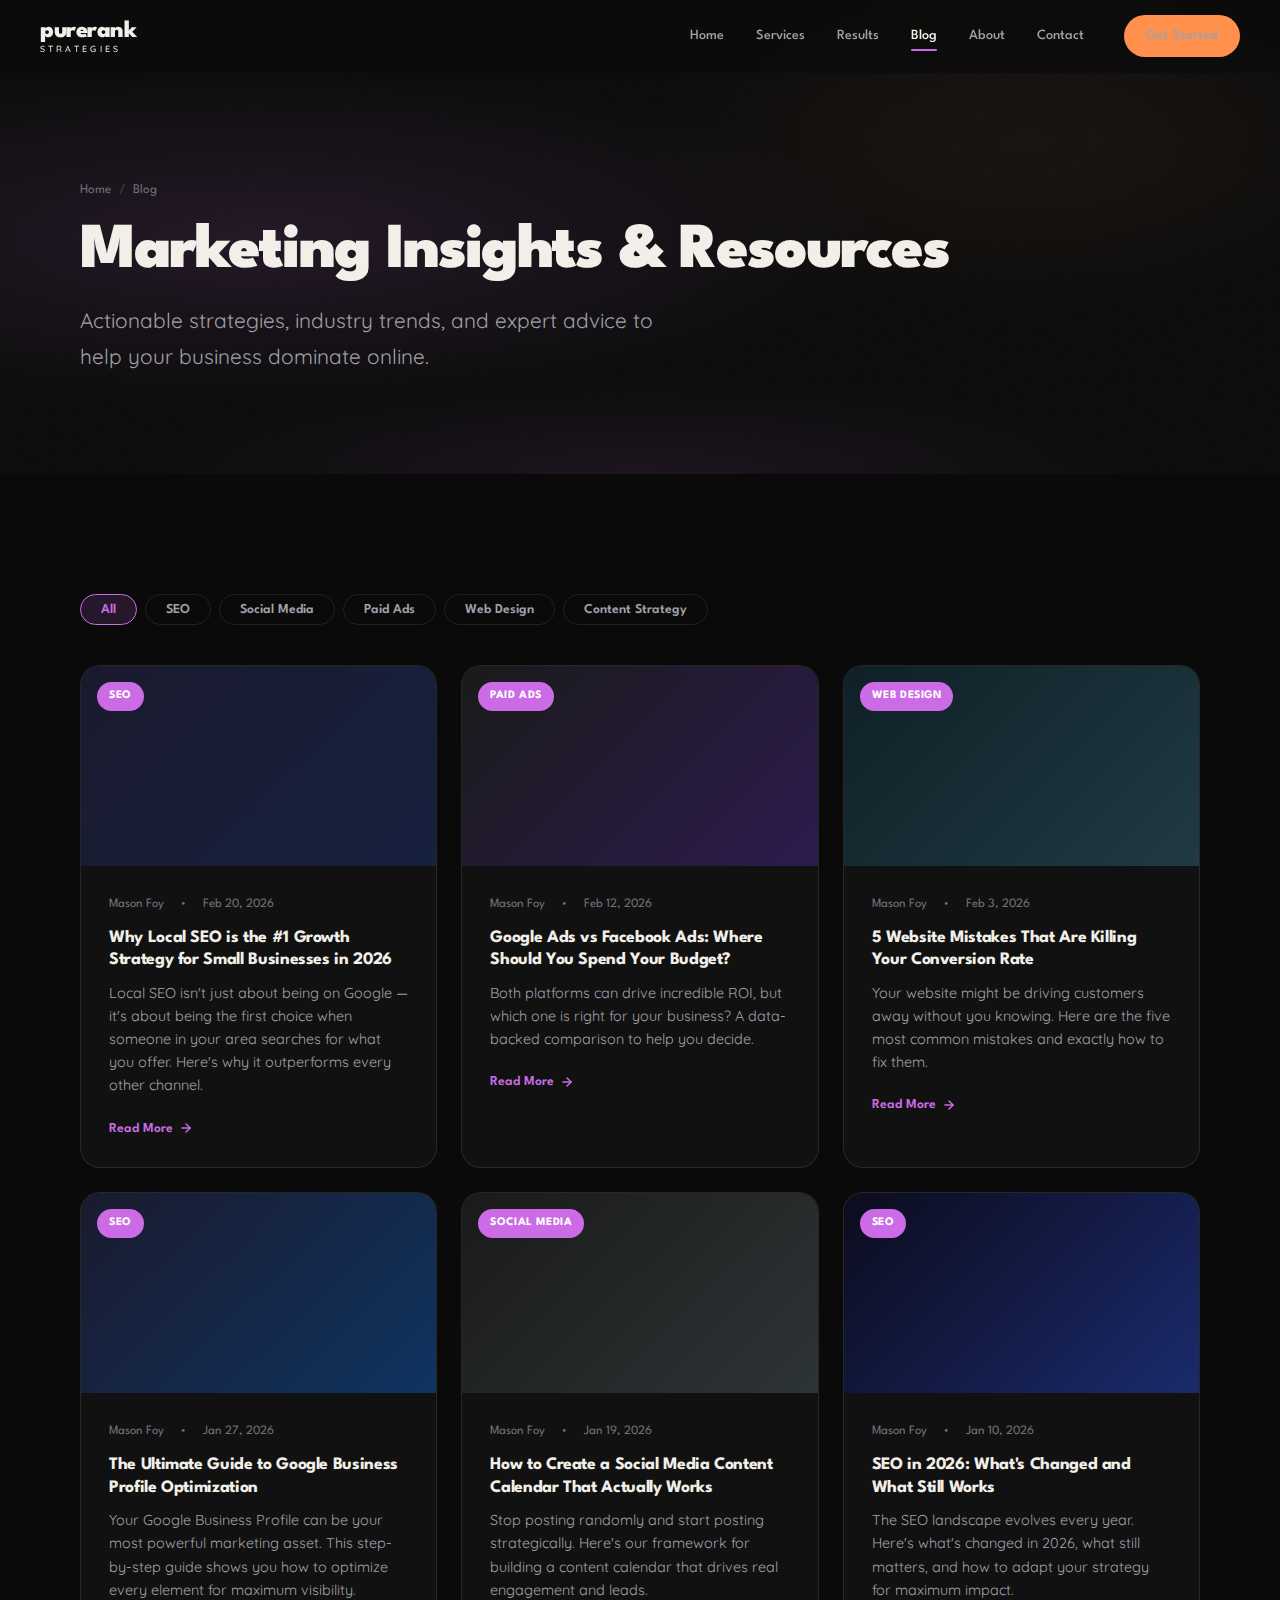
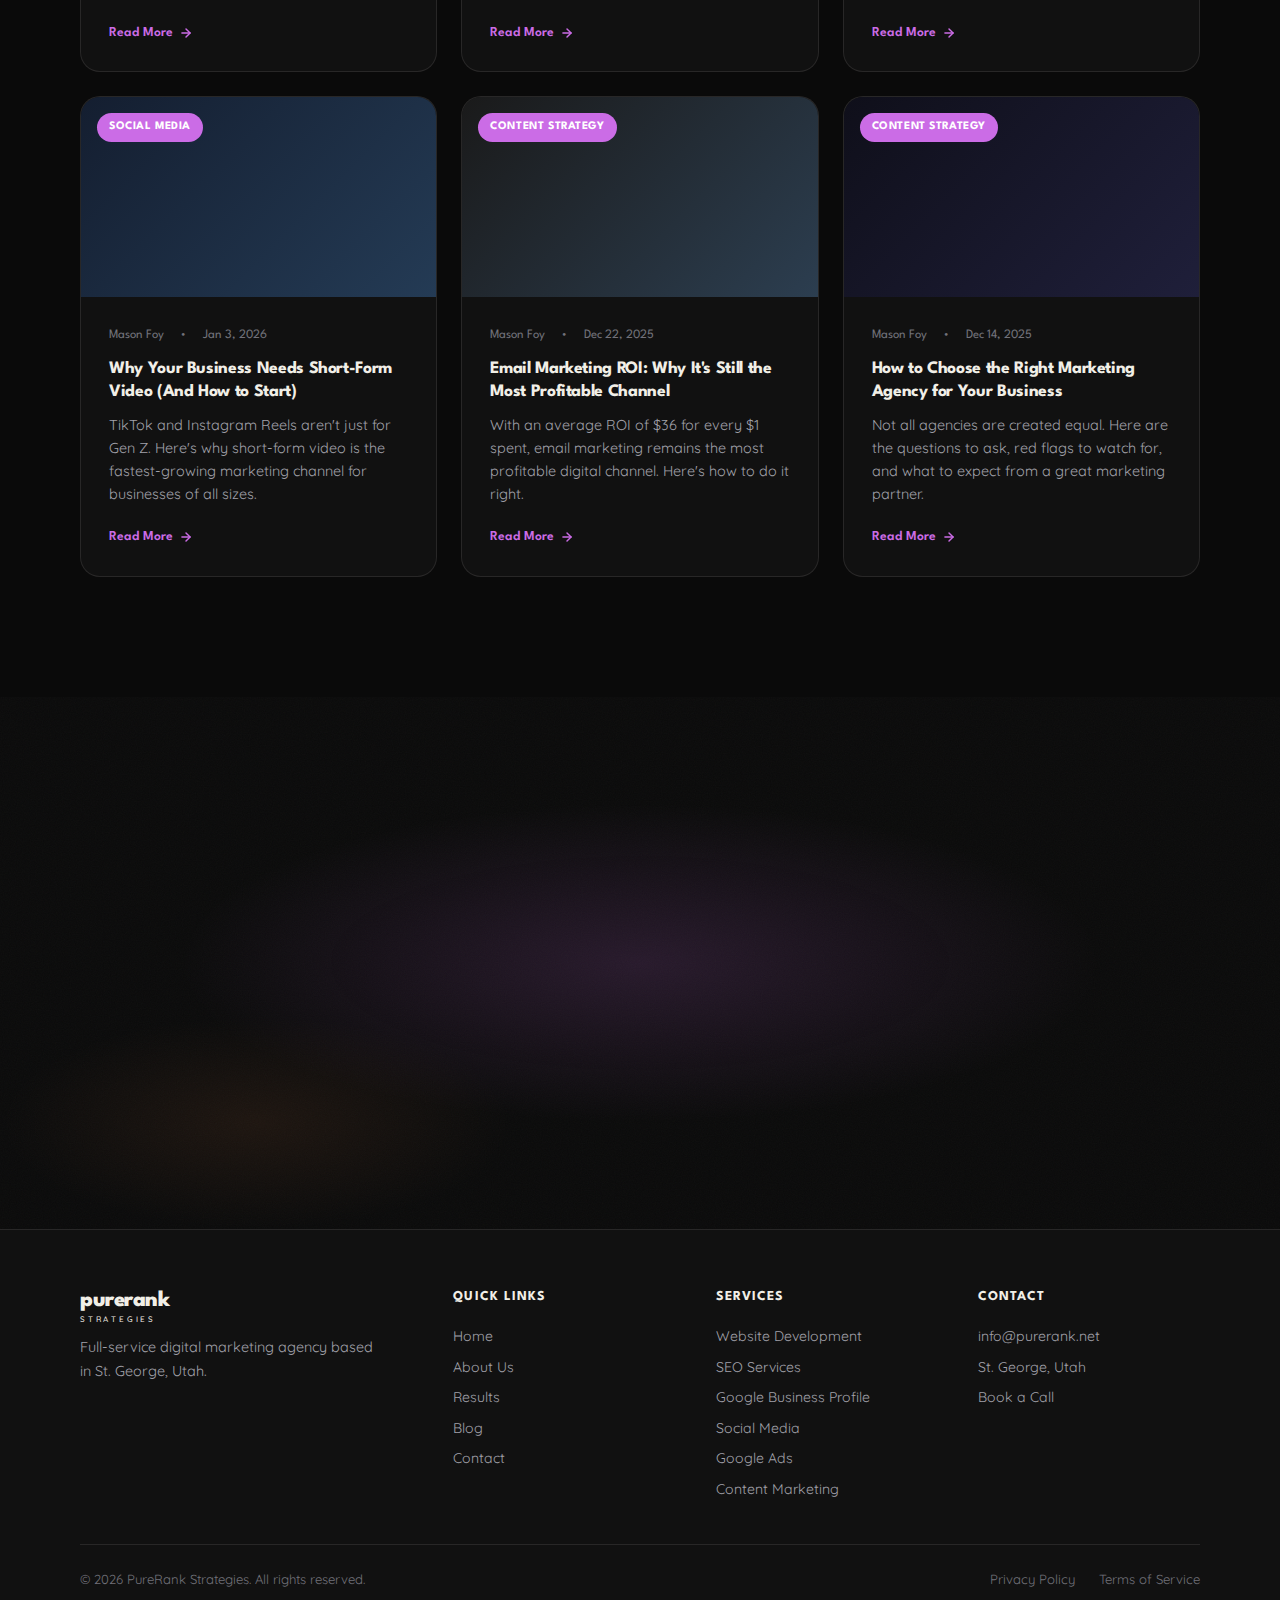
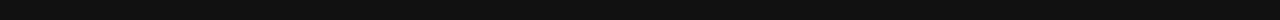
<file: blog.html>
<!DOCTYPE html>
<html lang="en">
<head>
  <meta charset="UTF-8">
  <meta name="viewport" content="width=device-width, initial-scale=1.0">
  <title>Blog — Marketing Insights &amp; Resources | PureRank Strategies</title>
  <meta name="description" content="Actionable marketing insights, SEO tips, social media strategies, and digital advertising guides from the PureRank Strategies team.">
  <meta property="og:title" content="Blog — Marketing Insights &amp; Resources | PureRank Strategies">
  <meta property="og:description" content="Actionable marketing insights and expert advice to grow your business online.">
  <meta property="og:type" content="website">
  <meta property="og:url" content="https://purerankstrategies.com/blog.html">
  <meta name="twitter:card" content="summary_large_image">
  <link rel="canonical" href="https://purerankstrategies.com/blog.html">
  <link href="https://fonts.googleapis.com/css2?family=League+Spartan:wght@400;500;600;700;800;900&family=Quicksand:wght@300;400;500;600;700&display=swap" rel="stylesheet">
  <link rel="stylesheet" href="./style.css">
</head>
<body>
  <nav class="navbar" role="navigation" aria-label="Main navigation">
    <div class="navbar-inner">
      <a href="./index.html" class="logo"><span class="logo-main">purerank</span><span class="logo-sub">strategies</span></a>
      <div class="nav-links">
        <a href="./index.html">Home</a><a href="./services.html">Services</a><a href="./results.html">Results</a><a href="./blog.html" class="active">Blog</a><a href="./about.html">About</a><a href="./contact.html">Contact</a>
        <a href="./contact.html" class="btn btn-primary btn-sm nav-cta desktop-only">Get Started</a>
      </div>
      <button class="hamburger" aria-label="Toggle menu" aria-expanded="false"><span></span><span></span><span></span></button>
    </div>
  </nav>
  <div class="mobile-menu" role="dialog" aria-label="Mobile navigation">
    <a href="./index.html">Home</a><a href="./services.html">Services</a><a href="./results.html">Results</a><a href="./blog.html">Blog</a><a href="./about.html">About</a><a href="./contact.html">Contact</a>
    <a href="./contact.html" class="btn btn-primary" style="margin-top: 12px;">Get Started</a>
  </div>
  <main>
    <section class="page-hero">
      <div class="hero-gradient"></div><div class="noise-overlay"></div>
      <div class="container">
        <div class="breadcrumbs"><a href="./index.html">Home</a><span class="separator">/</span><span>Blog</span></div>
        <h1>Marketing Insights &amp; Resources</h1>
        <p class="hero-subtitle">Actionable strategies, industry trends, and expert advice to help your business dominate online.</p>
      </div>
    </section>
    <section class="section-padding">
      <div class="container">
        <div class="blog-filters reveal">
          <button class="blog-filter-btn active" data-filter="all">All</button>
          <button class="blog-filter-btn" data-filter="seo">SEO</button>
          <button class="blog-filter-btn" data-filter="social-media">Social Media</button>
          <button class="blog-filter-btn" data-filter="paid-ads">Paid Ads</button>
          <button class="blog-filter-btn" data-filter="web-design">Web Design</button>
          <button class="blog-filter-btn" data-filter="content-strategy">Content Strategy</button>
        </div>
        <div class="blog-grid stagger-children reveal">
          <article class="blog-card" data-category="seo">
            <div class="blog-card-image" style="background:linear-gradient(135deg,#1a1a2e,#16213e);"><span class="blog-category-badge">SEO</span></div>
            <div class="blog-card-content"><div class="blog-card-meta"><span>Mason Foy</span><span>•</span><span>Feb 20, 2026</span></div><h3>Why Local SEO is the #1 Growth Strategy for Small Businesses in 2026</h3><p class="excerpt">Local SEO isn't just about being on Google — it's about being the first choice when someone in your area searches for what you offer. Here's why it outperforms every other channel.</p><a href="#" class="read-more">Read More <svg xmlns="http://www.w3.org/2000/svg" width="14" height="14" viewBox="0 0 24 24" fill="none" stroke="currentColor" stroke-width="2.5" stroke-linecap="round" stroke-linejoin="round"><path d="M5 12h14"/><path d="m12 5 7 7-7 7"/></svg></a></div>
          </article>
          <article class="blog-card" data-category="paid-ads">
            <div class="blog-card-image" style="background:linear-gradient(135deg,#1a1a1a,#2d1b4e);"><span class="blog-category-badge">Paid Ads</span></div>
            <div class="blog-card-content"><div class="blog-card-meta"><span>Mason Foy</span><span>•</span><span>Feb 12, 2026</span></div><h3>Google Ads vs Facebook Ads: Where Should You Spend Your Budget?</h3><p class="excerpt">Both platforms can drive incredible ROI, but which one is right for your business? A data-backed comparison to help you decide.</p><a href="#" class="read-more">Read More <svg xmlns="http://www.w3.org/2000/svg" width="14" height="14" viewBox="0 0 24 24" fill="none" stroke="currentColor" stroke-width="2.5" stroke-linecap="round" stroke-linejoin="round"><path d="M5 12h14"/><path d="m12 5 7 7-7 7"/></svg></a></div>
          </article>
          <article class="blog-card" data-category="web-design">
            <div class="blog-card-image" style="background:linear-gradient(135deg,#0f2027,#203a43);"><span class="blog-category-badge">Web Design</span></div>
            <div class="blog-card-content"><div class="blog-card-meta"><span>Mason Foy</span><span>•</span><span>Feb 3, 2026</span></div><h3>5 Website Mistakes That Are Killing Your Conversion Rate</h3><p class="excerpt">Your website might be driving customers away without you knowing. Here are the five most common mistakes and exactly how to fix them.</p><a href="#" class="read-more">Read More <svg xmlns="http://www.w3.org/2000/svg" width="14" height="14" viewBox="0 0 24 24" fill="none" stroke="currentColor" stroke-width="2.5" stroke-linecap="round" stroke-linejoin="round"><path d="M5 12h14"/><path d="m12 5 7 7-7 7"/></svg></a></div>
          </article>
          <article class="blog-card" data-category="seo">
            <div class="blog-card-image" style="background:linear-gradient(135deg,#1a1a2e,#0f3460);"><span class="blog-category-badge">SEO</span></div>
            <div class="blog-card-content"><div class="blog-card-meta"><span>Mason Foy</span><span>•</span><span>Jan 27, 2026</span></div><h3>The Ultimate Guide to Google Business Profile Optimization</h3><p class="excerpt">Your Google Business Profile can be your most powerful marketing asset. This step-by-step guide shows you how to optimize every element for maximum visibility.</p><a href="#" class="read-more">Read More <svg xmlns="http://www.w3.org/2000/svg" width="14" height="14" viewBox="0 0 24 24" fill="none" stroke="currentColor" stroke-width="2.5" stroke-linecap="round" stroke-linejoin="round"><path d="M5 12h14"/><path d="m12 5 7 7-7 7"/></svg></a></div>
          </article>
          <article class="blog-card" data-category="social-media">
            <div class="blog-card-image" style="background:linear-gradient(135deg,#1a1a1a,#2d3436);"><span class="blog-category-badge">Social Media</span></div>
            <div class="blog-card-content"><div class="blog-card-meta"><span>Mason Foy</span><span>•</span><span>Jan 19, 2026</span></div><h3>How to Create a Social Media Content Calendar That Actually Works</h3><p class="excerpt">Stop posting randomly and start posting strategically. Here's our framework for building a content calendar that drives real engagement and leads.</p><a href="#" class="read-more">Read More <svg xmlns="http://www.w3.org/2000/svg" width="14" height="14" viewBox="0 0 24 24" fill="none" stroke="currentColor" stroke-width="2.5" stroke-linecap="round" stroke-linejoin="round"><path d="M5 12h14"/><path d="m12 5 7 7-7 7"/></svg></a></div>
          </article>
          <article class="blog-card" data-category="seo">
            <div class="blog-card-image" style="background:linear-gradient(135deg,#0c0c1d,#1a2a6c);"><span class="blog-category-badge">SEO</span></div>
            <div class="blog-card-content"><div class="blog-card-meta"><span>Mason Foy</span><span>•</span><span>Jan 10, 2026</span></div><h3>SEO in 2026: What's Changed and What Still Works</h3><p class="excerpt">The SEO landscape evolves every year. Here's what's changed in 2026, what still matters, and how to adapt your strategy for maximum impact.</p><a href="#" class="read-more">Read More <svg xmlns="http://www.w3.org/2000/svg" width="14" height="14" viewBox="0 0 24 24" fill="none" stroke="currentColor" stroke-width="2.5" stroke-linecap="round" stroke-linejoin="round"><path d="M5 12h14"/><path d="m12 5 7 7-7 7"/></svg></a></div>
          </article>
          <article class="blog-card" data-category="social-media">
            <div class="blog-card-image" style="background:linear-gradient(135deg,#141e30,#243b55);"><span class="blog-category-badge">Social Media</span></div>
            <div class="blog-card-content"><div class="blog-card-meta"><span>Mason Foy</span><span>•</span><span>Jan 3, 2026</span></div><h3>Why Your Business Needs Short-Form Video (And How to Start)</h3><p class="excerpt">TikTok and Instagram Reels aren't just for Gen Z. Here's why short-form video is the fastest-growing marketing channel for businesses of all sizes.</p><a href="#" class="read-more">Read More <svg xmlns="http://www.w3.org/2000/svg" width="14" height="14" viewBox="0 0 24 24" fill="none" stroke="currentColor" stroke-width="2.5" stroke-linecap="round" stroke-linejoin="round"><path d="M5 12h14"/><path d="m12 5 7 7-7 7"/></svg></a></div>
          </article>
          <article class="blog-card" data-category="content-strategy">
            <div class="blog-card-image" style="background:linear-gradient(135deg,#1a1a1a,#2c3e50);"><span class="blog-category-badge">Content Strategy</span></div>
            <div class="blog-card-content"><div class="blog-card-meta"><span>Mason Foy</span><span>•</span><span>Dec 22, 2025</span></div><h3>Email Marketing ROI: Why It's Still the Most Profitable Channel</h3><p class="excerpt">With an average ROI of $36 for every $1 spent, email marketing remains the most profitable digital channel. Here's how to do it right.</p><a href="#" class="read-more">Read More <svg xmlns="http://www.w3.org/2000/svg" width="14" height="14" viewBox="0 0 24 24" fill="none" stroke="currentColor" stroke-width="2.5" stroke-linecap="round" stroke-linejoin="round"><path d="M5 12h14"/><path d="m12 5 7 7-7 7"/></svg></a></div>
          </article>
          <article class="blog-card" data-category="content-strategy">
            <div class="blog-card-image" style="background:linear-gradient(135deg,#0f0f1a,#1f1f3a);"><span class="blog-category-badge">Content Strategy</span></div>
            <div class="blog-card-content"><div class="blog-card-meta"><span>Mason Foy</span><span>•</span><span>Dec 14, 2025</span></div><h3>How to Choose the Right Marketing Agency for Your Business</h3><p class="excerpt">Not all agencies are created equal. Here are the questions to ask, red flags to watch for, and what to expect from a great marketing partner.</p><a href="#" class="read-more">Read More <svg xmlns="http://www.w3.org/2000/svg" width="14" height="14" viewBox="0 0 24 24" fill="none" stroke="currentColor" stroke-width="2.5" stroke-linecap="round" stroke-linejoin="round"><path d="M5 12h14"/><path d="m12 5 7 7-7 7"/></svg></a></div>
          </article>
        </div>
      </div>
    </section>
    <section class="cta-section section-padding">
      <div class="cta-bg"></div><div class="noise-overlay"></div>
      <div class="container"><div class="cta-content reveal"><h2>Want Strategies Built for Your Business?</h2><p class="cta-desc">Stop reading about marketing and start seeing results. Let's create a custom strategy for your business.</p><a href="./contact.html" class="btn btn-primary btn-lg">Book a Free Strategy Call <svg xmlns="http://www.w3.org/2000/svg" width="18" height="18" viewBox="0 0 24 24" fill="none" stroke="currentColor" stroke-width="2.5" stroke-linecap="round" stroke-linejoin="round"><path d="M5 12h14"/><path d="m12 5 7 7-7 7"/></svg></a></div></div>
    </section>
  </main>
  <footer class="footer" role="contentinfo">
    <div class="container">
      <div class="footer-grid">
        <div class="footer-brand"><a href="./index.html" class="logo"><span class="logo-main">purerank</span><span class="logo-sub">strategies</span></a><p>Full-service digital marketing agency based in St. George, Utah.</p></div>
        <div class="footer-col"><h4>Quick Links</h4><a href="./index.html">Home</a><a href="./about.html">About Us</a><a href="./results.html">Results</a><a href="./blog.html">Blog</a><a href="./contact.html">Contact</a></div>
        <div class="footer-col"><h4>Services</h4><a href="./services.html">Website Development</a><a href="./services.html">SEO Services</a><a href="./services.html">Google Business Profile</a><a href="./services.html">Social Media</a><a href="./services.html">Google Ads</a><a href="./services.html">Content Marketing</a></div>
        <div class="footer-col"><h4>Contact</h4><a href="mailto:info@purerank.net">info@purerank.net</a><a href="#">St. George, Utah</a><a href="./contact.html">Book a Call</a></div>
      </div>
      <div class="footer-bottom"><p>&copy; 2026 PureRank Strategies. All rights reserved.</p><div class="footer-bottom-links"><a href="#">Privacy Policy</a><a href="#">Terms of Service</a></div></div>
    </div>
  </footer>
  <script src="./app.js"></script>
</body>
</html>
</file>
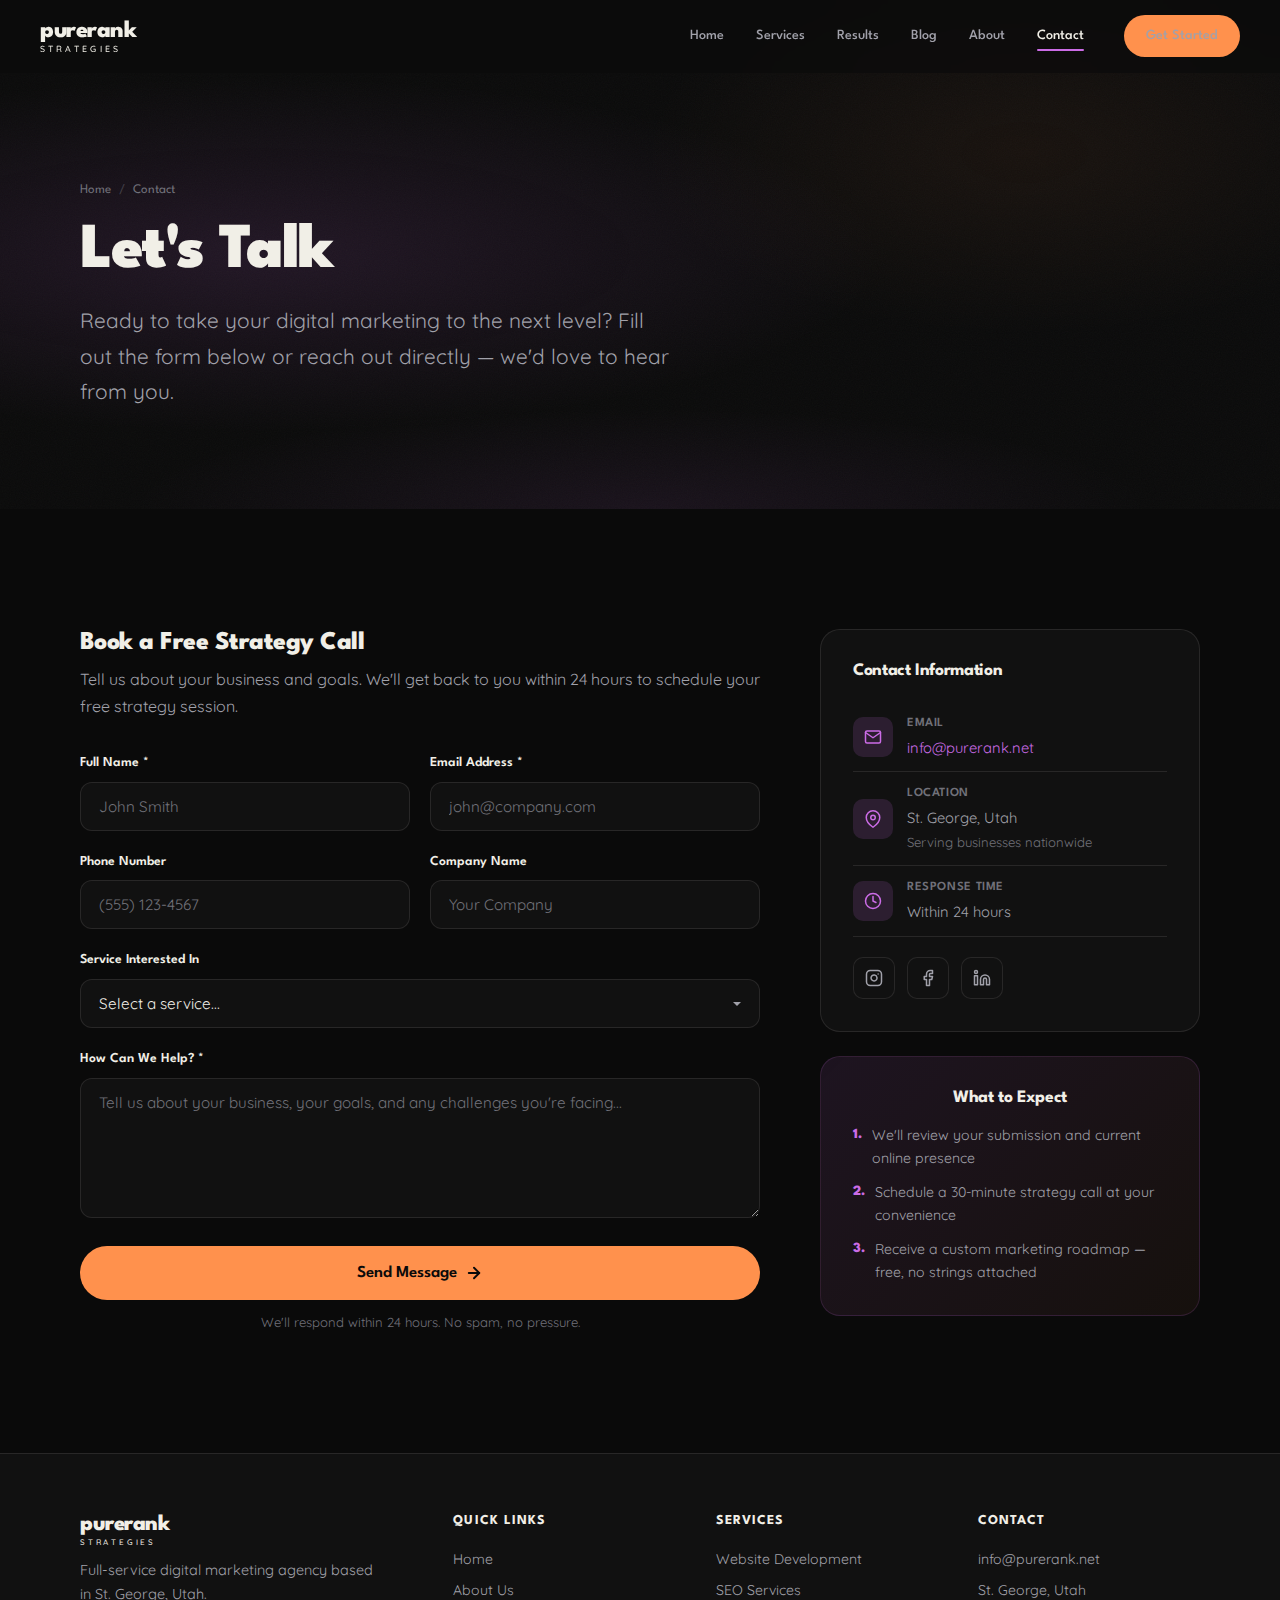
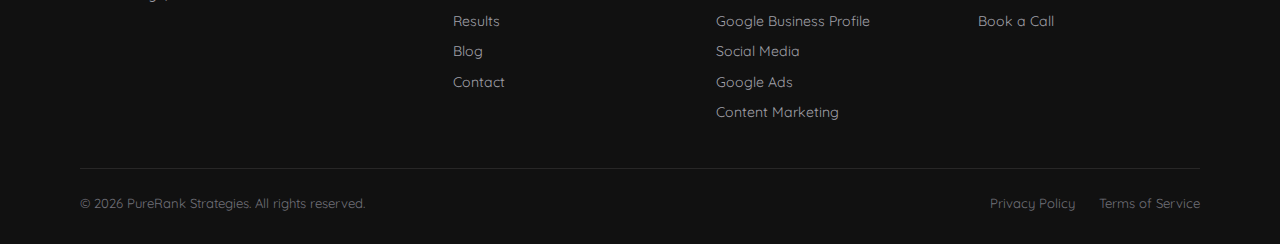
<file: contact.html>
<!DOCTYPE html>
<html lang="en">
<head>
  <meta charset="UTF-8">
  <meta name="viewport" content="width=device-width, initial-scale=1.0">
  <title>Contact Us — PureRank Strategies | Book a Free Strategy Call</title>
  <meta name="description" content="Get in touch with PureRank Strategies. Book a free strategy call, request a quote, or ask about our digital marketing services.">
  <meta property="og:title" content="Contact PureRank Strategies — Let's Talk">
  <meta property="og:description" content="Book a free strategy call and discover how we can help your business dominate online.">
  <meta property="og:type" content="website">
  <meta property="og:url" content="https://purerankstrategies.com/contact.html">
  <meta name="twitter:card" content="summary_large_image">
  <link rel="canonical" href="https://purerankstrategies.com/contact.html">
  <link href="https://fonts.googleapis.com/css2?family=League+Spartan:wght@400;500;600;700;800;900&family=Quicksand:wght@300;400;500;600;700&display=swap" rel="stylesheet">
  <link rel="stylesheet" href="./style.css">
</head>
<body>
  <nav class="navbar" role="navigation" aria-label="Main navigation">
    <div class="navbar-inner">
      <a href="./index.html" class="logo"><span class="logo-main">purerank</span><span class="logo-sub">strategies</span></a>
      <div class="nav-links">
        <a href="./index.html">Home</a><a href="./services.html">Services</a><a href="./results.html">Results</a><a href="./blog.html">Blog</a><a href="./about.html">About</a><a href="./contact.html" class="active">Contact</a>
        <a href="./contact.html" class="btn btn-primary btn-sm nav-cta desktop-only">Get Started</a>
      </div>
      <button class="hamburger" aria-label="Toggle menu" aria-expanded="false"><span></span><span></span><span></span></button>
    </div>
  </nav>
  <div class="mobile-menu" role="dialog" aria-label="Mobile navigation">
    <a href="./index.html">Home</a><a href="./services.html">Services</a><a href="./results.html">Results</a><a href="./blog.html">Blog</a><a href="./about.html">About</a><a href="./contact.html">Contact</a>
    <a href="./contact.html" class="btn btn-primary" style="margin-top: 12px;">Get Started</a>
  </div>
  <main>
    <section class="page-hero">
      <div class="hero-gradient"></div><div class="noise-overlay"></div>
      <div class="container">
        <div class="breadcrumbs"><a href="./index.html">Home</a><span class="separator">/</span><span>Contact</span></div>
        <h1>Let's Talk</h1>
        <p class="hero-subtitle">Ready to take your digital marketing to the next level? Fill out the form below or reach out directly — we'd love to hear from you.</p>
      </div>
    </section>
    <section class="section-padding">
      <div class="container">
        <div class="contact-grid">
          <div class="reveal">
            <h2 style="font-size:1.6rem;font-weight:800;margin-bottom:8px;">Book a Free Strategy Call</h2>
            <p style="color:var(--text-secondary);margin-bottom:32px;line-height:1.7;">Tell us about your business and goals. We'll get back to you within 24 hours to schedule your free strategy session.</p>
            <form id="contact-form" onsubmit="return false;">
              <div style="display:grid;grid-template-columns:1fr 1fr;gap:20px;">
                <div class="form-group"><label class="form-label" for="name">Full Name *</label><input type="text" id="name" name="name" class="form-input" placeholder="John Smith" required></div>
                <div class="form-group"><label class="form-label" for="email">Email Address *</label><input type="email" id="email" name="email" class="form-input" placeholder="john@company.com" required></div>
              </div>
              <div style="display:grid;grid-template-columns:1fr 1fr;gap:20px;">
                <div class="form-group"><label class="form-label" for="phone">Phone Number</label><input type="tel" id="phone" name="phone" class="form-input" placeholder="(555) 123-4567"></div>
                <div class="form-group"><label class="form-label" for="company">Company Name</label><input type="text" id="company" name="company" class="form-input" placeholder="Your Company"></div>
              </div>
              <div class="form-group">
                <label class="form-label" for="service">Service Interested In</label>
                <select id="service" name="service" class="form-select">
                  <option value="" disabled selected>Select a service...</option>
                  <option value="website-development">Website Development</option>
                  <option value="seo">SEO Services</option>
                  <option value="gbp">Google Business Profile Management</option>
                  <option value="social-media">Social Media Management</option>
                  <option value="content-marketing">Content Marketing</option>
                  <option value="google-ads">Google Ads</option>
                  <option value="facebook-instagram-ads">Facebook &amp; Instagram Ads</option>
                  <option value="reels-tiktok">IG Reels &amp; TikTok Plans</option>
                  <option value="full-service">Full-Service Marketing Package</option>
                  <option value="other">Other / Not Sure</option>
                </select>
              </div>
              <div class="form-group"><label class="form-label" for="message">How Can We Help? *</label><textarea id="message" name="message" class="form-textarea" placeholder="Tell us about your business, your goals, and any challenges you're facing..." required></textarea></div>
              <button type="submit" class="btn btn-primary btn-lg" style="width:100%;">Send Message <svg xmlns="http://www.w3.org/2000/svg" width="18" height="18" viewBox="0 0 24 24" fill="none" stroke="currentColor" stroke-width="2.5" stroke-linecap="round" stroke-linejoin="round"><path d="M5 12h14"/><path d="m12 5 7 7-7 7"/></svg></button>
              <p style="text-align:center;font-size:0.82rem;color:var(--text-muted);margin-top:12px;">We'll respond within 24 hours. No spam, no pressure.</p>
            </form>
          </div>
          <aside class="contact-sidebar reveal">
            <div class="contact-info-card">
              <h3>Contact Information</h3>
              <div class="contact-info-item"><div class="contact-info-icon"><svg xmlns="http://www.w3.org/2000/svg" width="18" height="18" viewBox="0 0 24 24" fill="none" stroke="currentColor" stroke-width="2" stroke-linecap="round" stroke-linejoin="round"><path d="M4 4h16c1.1 0 2 .9 2 2v12c0 1.1-.9 2-2 2H4c-1.1 0-2-.9-2-2V6c0-1.1.9-2 2-2z"/><polyline points="22,6 12,13 2,6"/></svg></div><div><div class="info-label">Email</div><div class="info-text"><a href="mailto:info@purerank.net" style="color:var(--primary);">info@purerank.net</a></div></div></div>
              <div class="contact-info-item"><div class="contact-info-icon"><svg xmlns="http://www.w3.org/2000/svg" width="18" height="18" viewBox="0 0 24 24" fill="none" stroke="currentColor" stroke-width="2" stroke-linecap="round" stroke-linejoin="round"><path d="M21 10c0 7-9 13-9 13s-9-6-9-13a9 9 0 0 1 18 0z"/><circle cx="12" cy="10" r="3"/></svg></div><div><div class="info-label">Location</div><div class="info-text">St. George, Utah<br><span style="font-size:0.82rem;color:var(--text-muted);">Serving businesses nationwide</span></div></div></div>
              <div class="contact-info-item"><div class="contact-info-icon"><svg xmlns="http://www.w3.org/2000/svg" width="18" height="18" viewBox="0 0 24 24" fill="none" stroke="currentColor" stroke-width="2" stroke-linecap="round" stroke-linejoin="round"><circle cx="12" cy="12" r="10"/><polyline points="12 6 12 12 16 14"/></svg></div><div><div class="info-label">Response Time</div><div class="info-text">Within 24 hours</div></div></div>
              <div class="social-links" style="margin-top:20px;">
                <a href="https://www.instagram.com/purerankstrategies" target="_blank" rel="noopener noreferrer" class="social-link" aria-label="Instagram"><svg xmlns="http://www.w3.org/2000/svg" width="18" height="18" viewBox="0 0 24 24" fill="none" stroke="currentColor" stroke-width="2" stroke-linecap="round" stroke-linejoin="round"><rect x="2" y="2" width="20" height="20" rx="5" ry="5"/><path d="M16 11.37A4 4 0 1 1 12.63 8 4 4 0 0 1 16 11.37z"/><line x1="17.5" y1="6.5" x2="17.51" y2="6.5"/></svg></a>
                <a href="https://www.facebook.com/purerankstrategies" target="_blank" rel="noopener noreferrer" class="social-link" aria-label="Facebook"><svg xmlns="http://www.w3.org/2000/svg" width="18" height="18" viewBox="0 0 24 24" fill="none" stroke="currentColor" stroke-width="2" stroke-linecap="round" stroke-linejoin="round"><path d="M18 2h-3a5 5 0 0 0-5 5v3H7v4h3v8h4v-8h3l1-4h-4V7a1 1 0 0 1 1-1h3z"/></svg></a>
                <a href="https://www.linkedin.com/company/purerank-strategies" target="_blank" rel="noopener noreferrer" class="social-link" aria-label="LinkedIn"><svg xmlns="http://www.w3.org/2000/svg" width="18" height="18" viewBox="0 0 24 24" fill="none" stroke="currentColor" stroke-width="2" stroke-linecap="round" stroke-linejoin="round"><path d="M16 8a6 6 0 0 1 6 6v7h-4v-7a2 2 0 0 0-2-2 2 2 0 0 0-2 2v7h-4v-7a6 6 0 0 1 6-6z"/><rect x="2" y="9" width="4" height="12"/><circle cx="4" cy="4" r="2"/></svg></a>
              </div>
            </div>
            <div style="background:linear-gradient(135deg,rgba(203,108,230,0.1),rgba(255,145,77,0.05));border:1px solid rgba(203,108,230,0.15);border-radius:var(--radius-lg);padding:32px;text-align:center;">
              <h3 style="font-size:1.1rem;font-weight:700;margin-bottom:8px;">What to Expect</h3>
              <div style="text-align:left;display:flex;flex-direction:column;gap:12px;margin-top:16px;">
                <div style="display:flex;gap:10px;align-items:flex-start;font-size:0.88rem;color:var(--text-secondary);"><span style="color:var(--primary);font-weight:800;font-family:var(--font-display);">1.</span>We'll review your submission and current online presence</div>
                <div style="display:flex;gap:10px;align-items:flex-start;font-size:0.88rem;color:var(--text-secondary);"><span style="color:var(--primary);font-weight:800;font-family:var(--font-display);">2.</span>Schedule a 30-minute strategy call at your convenience</div>
                <div style="display:flex;gap:10px;align-items:flex-start;font-size:0.88rem;color:var(--text-secondary);"><span style="color:var(--primary);font-weight:800;font-family:var(--font-display);">3.</span>Receive a custom marketing roadmap — free, no strings attached</div>
              </div>
            </div>
          </aside>
        </div>
      </div>
    </section>
  </main>
  <footer class="footer" role="contentinfo">
    <div class="container">
      <div class="footer-grid">
        <div class="footer-brand"><a href="./index.html" class="logo"><span class="logo-main">purerank</span><span class="logo-sub">strategies</span></a><p>Full-service digital marketing agency based in St. George, Utah.</p></div>
        <div class="footer-col"><h4>Quick Links</h4><a href="./index.html">Home</a><a href="./about.html">About Us</a><a href="./results.html">Results</a><a href="./blog.html">Blog</a><a href="./contact.html">Contact</a></div>
        <div class="footer-col"><h4>Services</h4><a href="./services.html">Website Development</a><a href="./services.html">SEO Services</a><a href="./services.html">Google Business Profile</a><a href="./services.html">Social Media</a><a href="./services.html">Google Ads</a><a href="./services.html">Content Marketing</a></div>
        <div class="footer-col"><h4>Contact</h4><a href="mailto:info@purerank.net">info@purerank.net</a><a href="#">St. George, Utah</a><a href="./contact.html">Book a Call</a></div>
      </div>
      <div class="footer-bottom"><p>&copy; 2026 PureRank Strategies. All rights reserved.</p><div class="footer-bottom-links"><a href="#">Privacy Policy</a><a href="#">Terms of Service</a></div></div>
    </div>
  </footer>
  <script src="./app.js"></script>
</body>
</html>
</file>
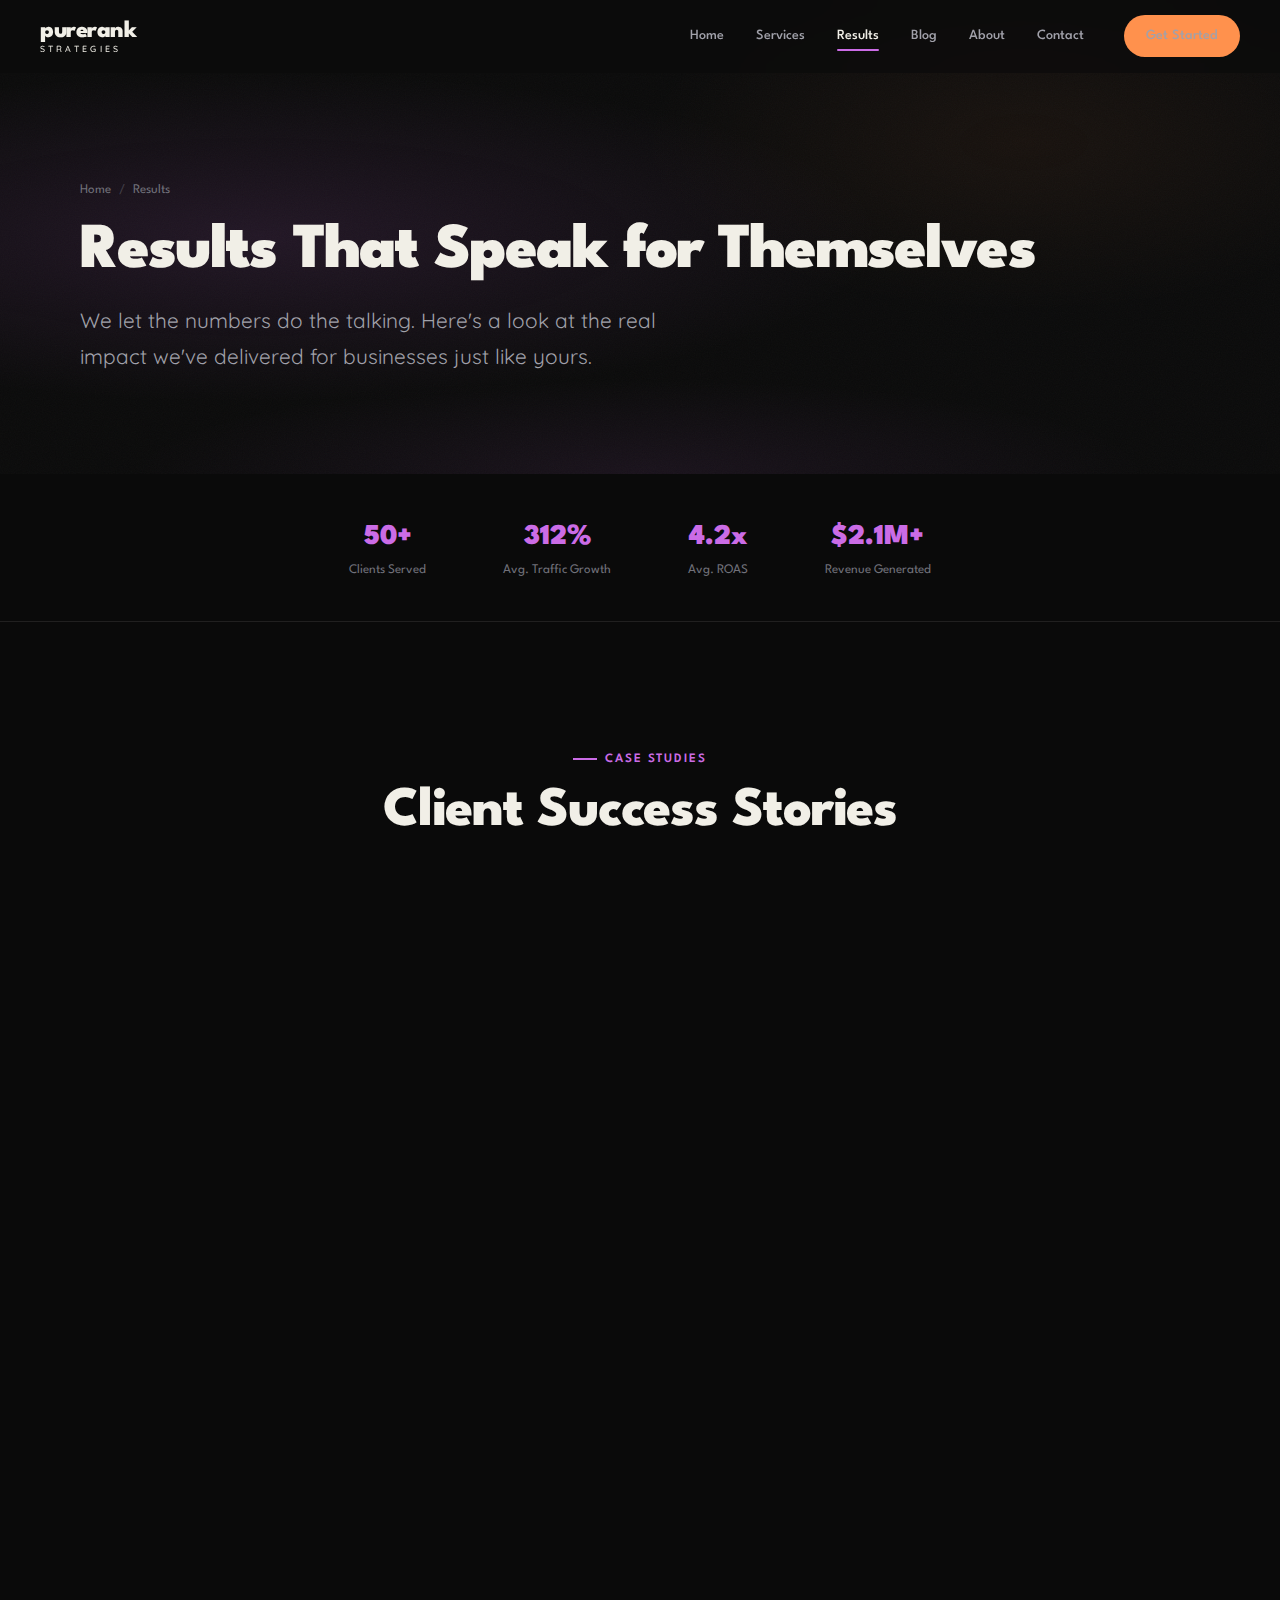
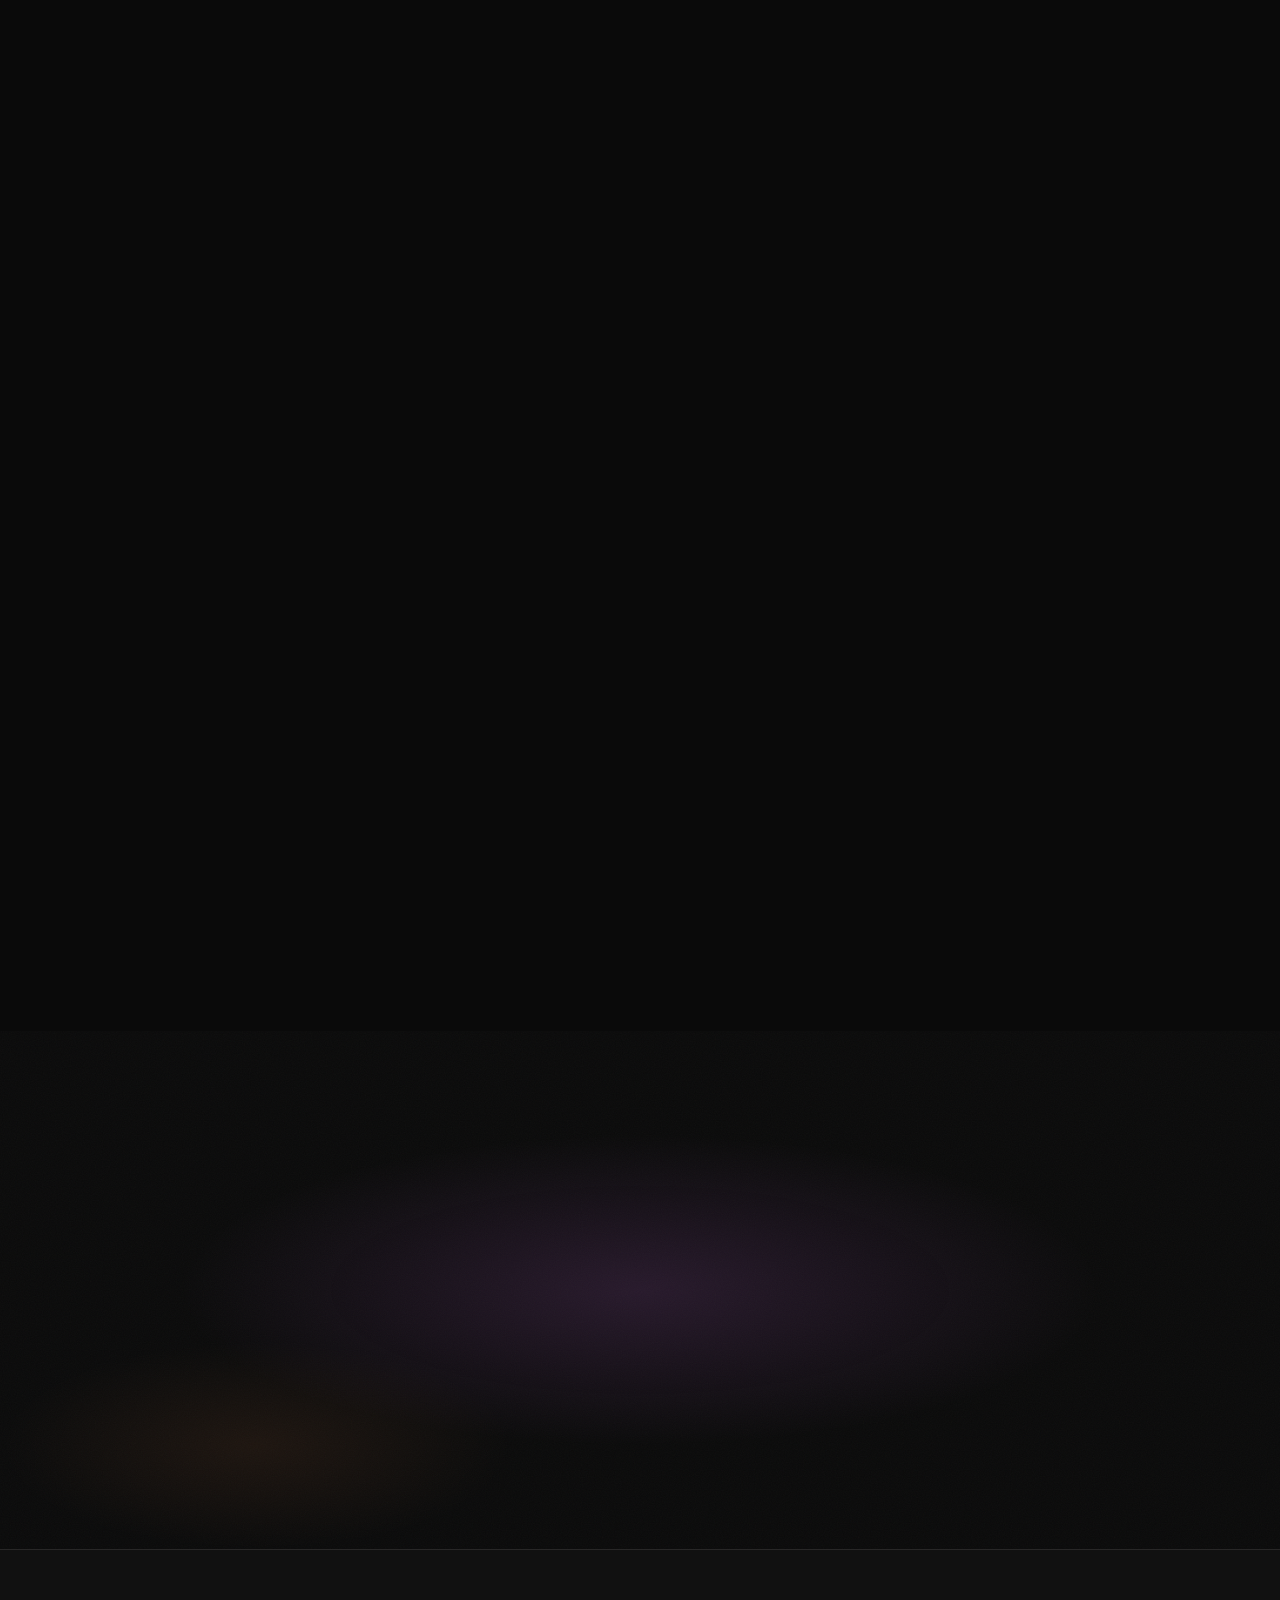
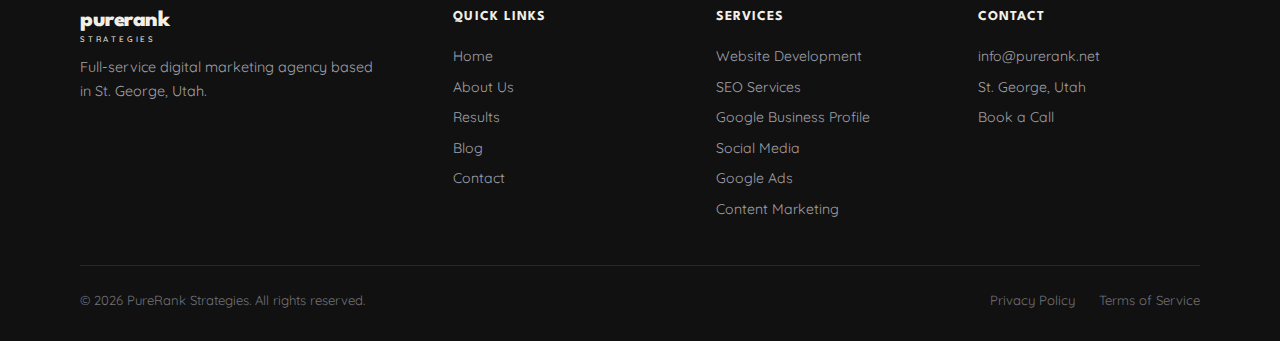
<file: results.html>
<!DOCTYPE html>
<html lang="en">
<head>
  <meta charset="UTF-8">
  <meta name="viewport" content="width=device-width, initial-scale=1.0">
  <title>Results &amp; Case Studies — PureRank Strategies</title>
  <meta name="description" content="See real results from PureRank Strategies clients. Case studies showcasing SEO growth, ad performance, and revenue increases across multiple industries.">
  <meta property="og:title" content="Results &amp; Case Studies — PureRank Strategies">
  <meta property="og:description" content="Real results for real businesses. See our case studies and client success stories.">
  <meta property="og:type" content="website">
  <meta property="og:url" content="https://purerankstrategies.com/results.html">
  <meta name="twitter:card" content="summary_large_image">
  <link rel="canonical" href="https://purerankstrategies.com/results.html">
  <link href="https://fonts.googleapis.com/css2?family=League+Spartan:wght@400;500;600;700;800;900&family=Quicksand:wght@300;400;500;600;700&display=swap" rel="stylesheet">
  <link rel="stylesheet" href="./style.css">
</head>
<body>
  <nav class="navbar" role="navigation" aria-label="Main navigation">
    <div class="navbar-inner">
      <a href="./index.html" class="logo"><span class="logo-main">purerank</span><span class="logo-sub">strategies</span></a>
      <div class="nav-links">
        <a href="./index.html">Home</a><a href="./services.html">Services</a><a href="./results.html" class="active">Results</a><a href="./blog.html">Blog</a><a href="./about.html">About</a><a href="./contact.html">Contact</a>
        <a href="./contact.html" class="btn btn-primary btn-sm nav-cta desktop-only">Get Started</a>
      </div>
      <button class="hamburger" aria-label="Toggle menu" aria-expanded="false"><span></span><span></span><span></span></button>
    </div>
  </nav>
  <div class="mobile-menu" role="dialog" aria-label="Mobile navigation">
    <a href="./index.html">Home</a><a href="./services.html">Services</a><a href="./results.html">Results</a><a href="./blog.html">Blog</a><a href="./about.html">About</a><a href="./contact.html">Contact</a>
    <a href="./contact.html" class="btn btn-primary" style="margin-top: 12px;">Get Started</a>
  </div>
  <main>
    <section class="page-hero">
      <div class="hero-gradient"></div><div class="noise-overlay"></div>
      <div class="container">
        <div class="breadcrumbs"><a href="./index.html">Home</a><span class="separator">/</span><span>Results</span></div>
        <h1>Results That Speak for Themselves</h1>
        <p class="hero-subtitle">We let the numbers do the talking. Here's a look at the real impact we've delivered for businesses just like yours.</p>
      </div>
    </section>
    <section style="padding: 40px 0; border-bottom: 1px solid var(--border);">
      <div class="container">
        <div style="display:flex;justify-content:center;gap:clamp(32px,6vw,80px);flex-wrap:wrap;text-align:center;" class="reveal">
          <div class="stat-item"><div class="stat-number">50+</div><div class="stat-desc">Clients Served</div></div>
          <div class="stat-item"><div class="stat-number">312%</div><div class="stat-desc">Avg. Traffic Growth</div></div>
          <div class="stat-item"><div class="stat-number">4.2x</div><div class="stat-desc">Avg. ROAS</div></div>
          <div class="stat-item"><div class="stat-number">$2.1M+</div><div class="stat-desc">Revenue Generated</div></div>
        </div>
      </div>
    </section>
    <section class="section-padding">
      <div class="container">
        <div class="reveal" style="text-align:center;margin-bottom:56px;"><span class="section-label">Case Studies</span><h2 class="section-title">Client Success Stories</h2></div>
        <div style="display:flex;flex-direction:column;gap:32px;">
          <div class="result-card reveal" style="display:grid;grid-template-columns:1fr 1.5fr;gap:40px;align-items:center;padding:48px;">
            <div><div class="result-metric">+312%</div><div class="result-metric-label">Organic Traffic Growth</div><div style="display:flex;gap:16px;margin-top:12px;"><div><span style="font-family:var(--font-display);font-weight:800;font-size:1.3rem;color:var(--text);">47</span><br><span style="font-size:0.78rem;color:var(--text-muted);">#1 Rankings</span></div><div><span style="font-family:var(--font-display);font-weight:800;font-size:1.3rem;color:var(--text);">3x</span><br><span style="font-size:0.78rem;color:var(--text-muted);">Lead Volume</span></div></div></div>
            <div><h3 style="font-size:1.4rem;margin-bottom:12px;">Local HVAC Company</h3><p class="result-desc">A family-owned HVAC company in Arizona was struggling to compete against national franchises. Through a comprehensive SEO overhaul, Google Business Profile optimization, and targeted content strategy, we helped them rise from page 3 to dominate local search. Within 6 months, they achieved 47 first-page rankings, tripled their monthly lead volume, and saw a 312% increase in organic website traffic.</p><div class="result-tags"><span class="result-tag">SEO</span><span class="result-tag">Google Business Profile</span><span class="result-tag">Content Marketing</span></div></div>
          </div>
          <div class="result-card reveal" style="display:grid;grid-template-columns:1fr 1.5fr;gap:40px;align-items:center;padding:48px;">
            <div><div class="result-metric">5.2x</div><div class="result-metric-label">Return on Ad Spend</div><div style="display:flex;gap:16px;margin-top:12px;"><div><span style="font-family:var(--font-display);font-weight:800;font-size:1.3rem;color:var(--text);">$127K</span><br><span style="font-size:0.78rem;color:var(--text-muted);">Monthly Revenue</span></div><div><span style="font-family:var(--font-display);font-weight:800;font-size:1.3rem;color:var(--text);">42%</span><br><span style="font-size:0.78rem;color:var(--text-muted);">Lower CPA</span></div></div></div>
            <div><h3 style="font-size:1.4rem;margin-bottom:12px;">E-Commerce Fashion Brand</h3><p class="result-desc">An emerging DTC fashion brand was burning through ad spend with a 1.2x ROAS. We restructured their Facebook and Instagram Ads campaigns, built custom lookalike audiences, implemented dynamic retargeting, and optimized creative testing. Within 3 months, ROAS jumped to 5.2x and monthly revenue scaled to $127K while reducing cost per acquisition by 42%.</p><div class="result-tags"><span class="result-tag">Facebook Ads</span><span class="result-tag">Instagram Ads</span><span class="result-tag">Creative Strategy</span></div></div>
          </div>
          <div class="result-card reveal" style="display:grid;grid-template-columns:1fr 1.5fr;gap:40px;align-items:center;padding:48px;">
            <div><div class="result-metric">#1</div><div class="result-metric-label">Google Maps Ranking</div><div style="display:flex;gap:16px;margin-top:12px;"><div><span style="font-family:var(--font-display);font-weight:800;font-size:1.3rem;color:var(--text);">89</span><br><span style="font-size:0.78rem;color:var(--text-muted);">5-Star Reviews</span></div><div><span style="font-family:var(--font-display);font-weight:800;font-size:1.3rem;color:var(--text);">2x</span><br><span style="font-size:0.78rem;color:var(--text-muted);">Showing Requests</span></div></div></div>
            <div><h3 style="font-size:1.4rem;margin-bottom:12px;">Real Estate Agency</h3><p class="result-desc">A boutique real estate agency needed to stand out in a competitive market. We built them a new conversion-focused website, implemented local SEO strategy, optimized their Google Business Profile, and launched a review generation campaign. They achieved the #1 Maps ranking for their primary keywords, grew to 89 five-star reviews, and doubled showing requests within 4 months.</p><div class="result-tags"><span class="result-tag">Web Development</span><span class="result-tag">SEO</span><span class="result-tag">Google Business Profile</span></div></div>
          </div>
          <div class="result-card reveal" style="display:grid;grid-template-columns:1fr 1.5fr;gap:40px;align-items:center;padding:48px;">
            <div><div class="result-metric">340%</div><div class="result-metric-label">Increase in Trial Signups</div><div style="display:flex;gap:16px;margin-top:12px;"><div><span style="font-family:var(--font-display);font-weight:800;font-size:1.3rem;color:var(--text);">10K</span><br><span style="font-size:0.78rem;color:var(--text-muted);">Monthly Visitors</span></div><div><span style="font-family:var(--font-display);font-weight:800;font-size:1.3rem;color:var(--text);">6 mo</span><br><span style="font-size:0.78rem;color:var(--text-muted);">Time to Results</span></div></div></div>
            <div><h3 style="font-size:1.4rem;margin-bottom:12px;">SaaS Startup</h3><p class="result-desc">A B2B SaaS startup had a great product but zero organic visibility. We developed a comprehensive content marketing strategy, built an SEO-optimized blog generating 10,000 organic monthly visitors within 6 months, and supported it with targeted Google Ads campaigns. Trial signups increased 340% and their customer acquisition cost dropped significantly.</p><div class="result-tags"><span class="result-tag">Content Marketing</span><span class="result-tag">SEO</span><span class="result-tag">Google Ads</span></div></div>
          </div>
          <div class="result-card reveal" style="display:grid;grid-template-columns:1fr 1.5fr;gap:40px;align-items:center;padding:48px;">
            <div><div class="result-metric">200%</div><div class="result-metric-label">Online Order Growth</div><div style="display:flex;gap:16px;margin-top:12px;"><div><span style="font-family:var(--font-display);font-weight:800;font-size:1.3rem;color:var(--text);">4.8&#9733;</span><br><span style="font-size:0.78rem;color:var(--text-muted);">Avg. Rating</span></div><div><span style="font-family:var(--font-display);font-weight:800;font-size:1.3rem;color:var(--text);">3</span><br><span style="font-size:0.78rem;color:var(--text-muted);">Locations</span></div></div></div>
            <div><h3 style="font-size:1.4rem;margin-bottom:12px;">Restaurant Chain (3 Locations)</h3><p class="result-desc">A growing restaurant chain with three locations needed a unified digital presence. We managed all three Google Business Profiles, built a social media strategy centered on short-form video content (Reels and TikTok), and ran geo-targeted Instagram Ads. Online orders grew 200% and they maintained a 4.8-star average across all locations.</p><div class="result-tags"><span class="result-tag">Social Media</span><span class="result-tag">Google Business Profile</span><span class="result-tag">IG Reels &amp; TikTok</span><span class="result-tag">Instagram Ads</span></div></div>
          </div>
        </div>
      </div>
    </section>
    <section class="cta-section section-padding">
      <div class="cta-bg"></div><div class="noise-overlay"></div>
      <div class="container"><div class="cta-content reveal"><h2>Want Results Like These?</h2><p class="cta-desc">Let's talk about how we can deliver the same kind of measurable growth for your business.</p><a href="./contact.html" class="btn btn-primary btn-lg">Book a Free Strategy Call <svg xmlns="http://www.w3.org/2000/svg" width="18" height="18" viewBox="0 0 24 24" fill="none" stroke="currentColor" stroke-width="2.5" stroke-linecap="round" stroke-linejoin="round"><path d="M5 12h14"/><path d="m12 5 7 7-7 7"/></svg></a><p class="cta-fine-print">No contracts. No commitment. Just results.</p></div></div>
    </section>
  </main>
  <footer class="footer" role="contentinfo">
    <div class="container">
      <div class="footer-grid">
        <div class="footer-brand"><a href="./index.html" class="logo"><span class="logo-main">purerank</span><span class="logo-sub">strategies</span></a><p>Full-service digital marketing agency based in St. George, Utah.</p></div>
        <div class="footer-col"><h4>Quick Links</h4><a href="./index.html">Home</a><a href="./about.html">About Us</a><a href="./results.html">Results</a><a href="./blog.html">Blog</a><a href="./contact.html">Contact</a></div>
        <div class="footer-col"><h4>Services</h4><a href="./services.html">Website Development</a><a href="./services.html">SEO Services</a><a href="./services.html">Google Business Profile</a><a href="./services.html">Social Media</a><a href="./services.html">Google Ads</a><a href="./services.html">Content Marketing</a></div>
        <div class="footer-col"><h4>Contact</h4><a href="mailto:info@purerank.net">info@purerank.net</a><a href="#">St. George, Utah</a><a href="./contact.html">Book a Call</a></div>
      </div>
      <div class="footer-bottom"><p>&copy; 2026 PureRank Strategies. All rights reserved.</p><div class="footer-bottom-links"><a href="#">Privacy Policy</a><a href="#">Terms of Service</a></div></div>
    </div>
  </footer>
  <script src="./app.js"></script>
</body>
</html>
</file>
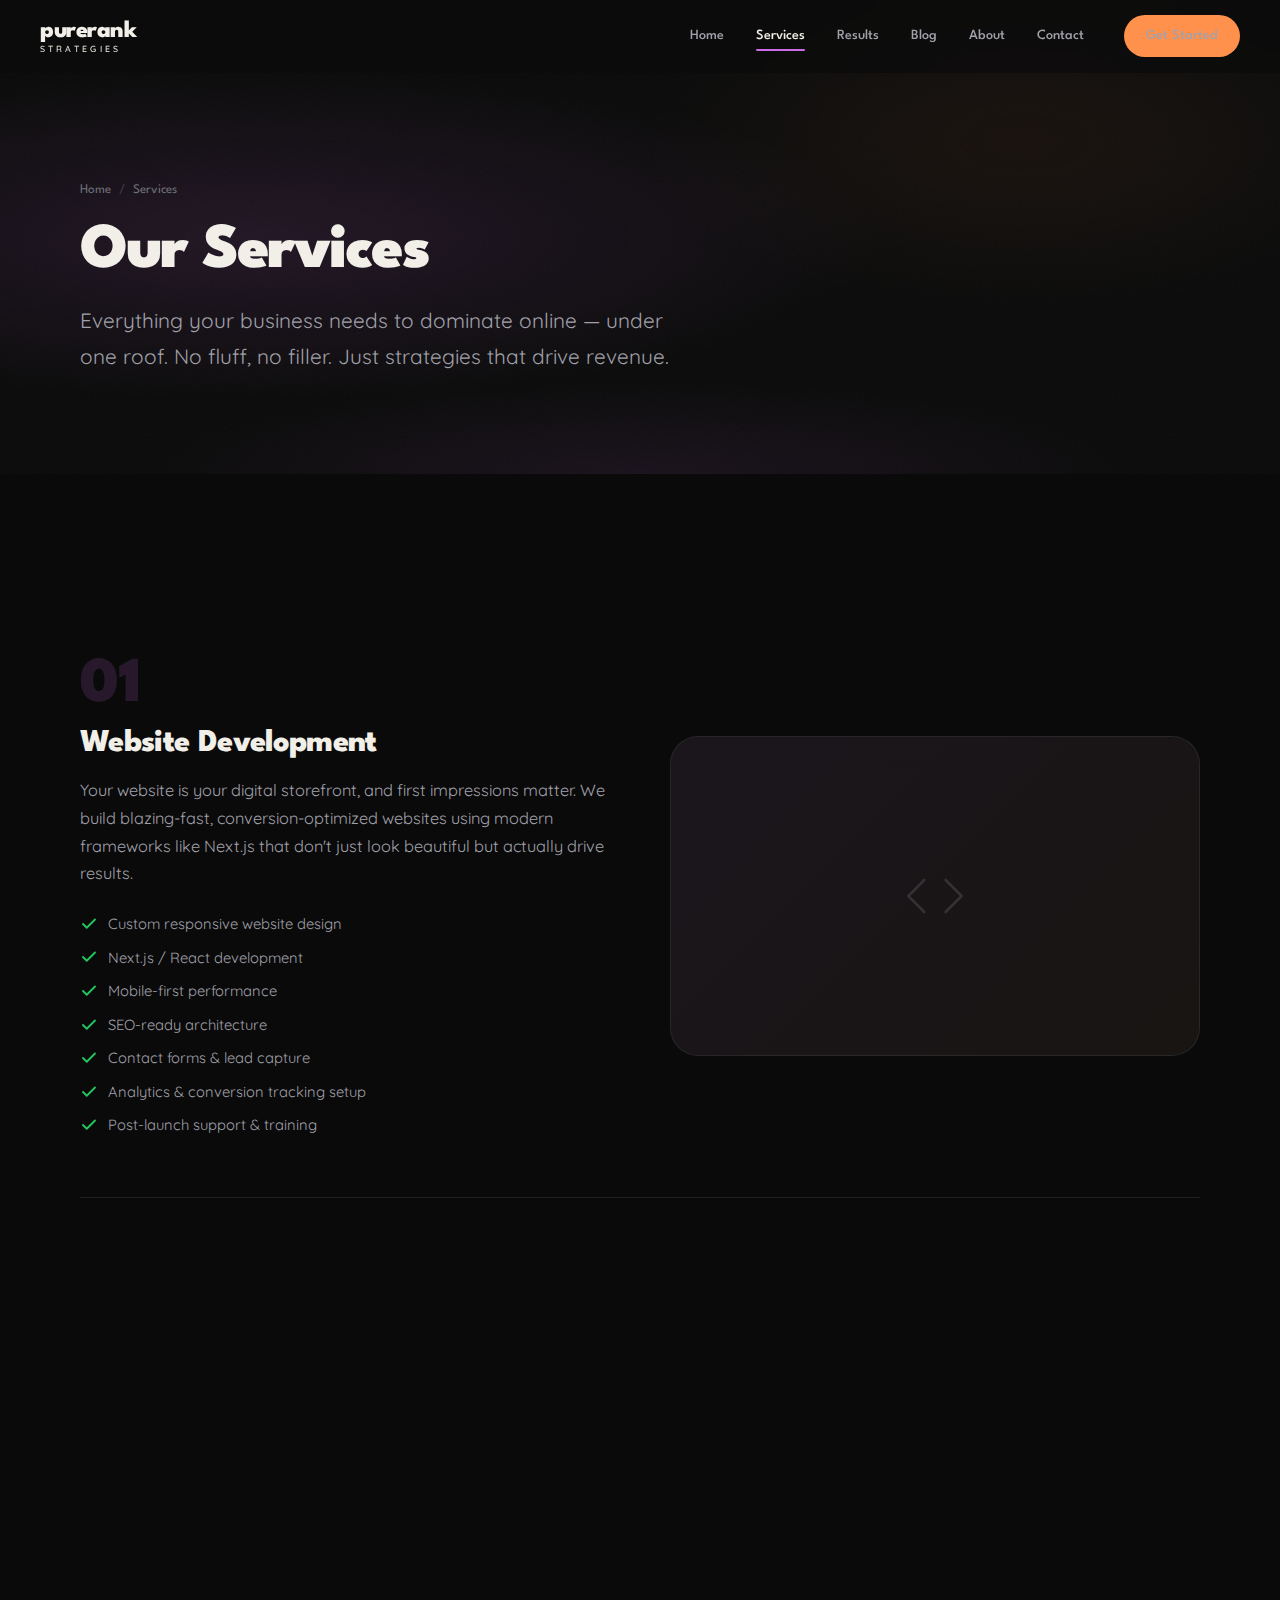
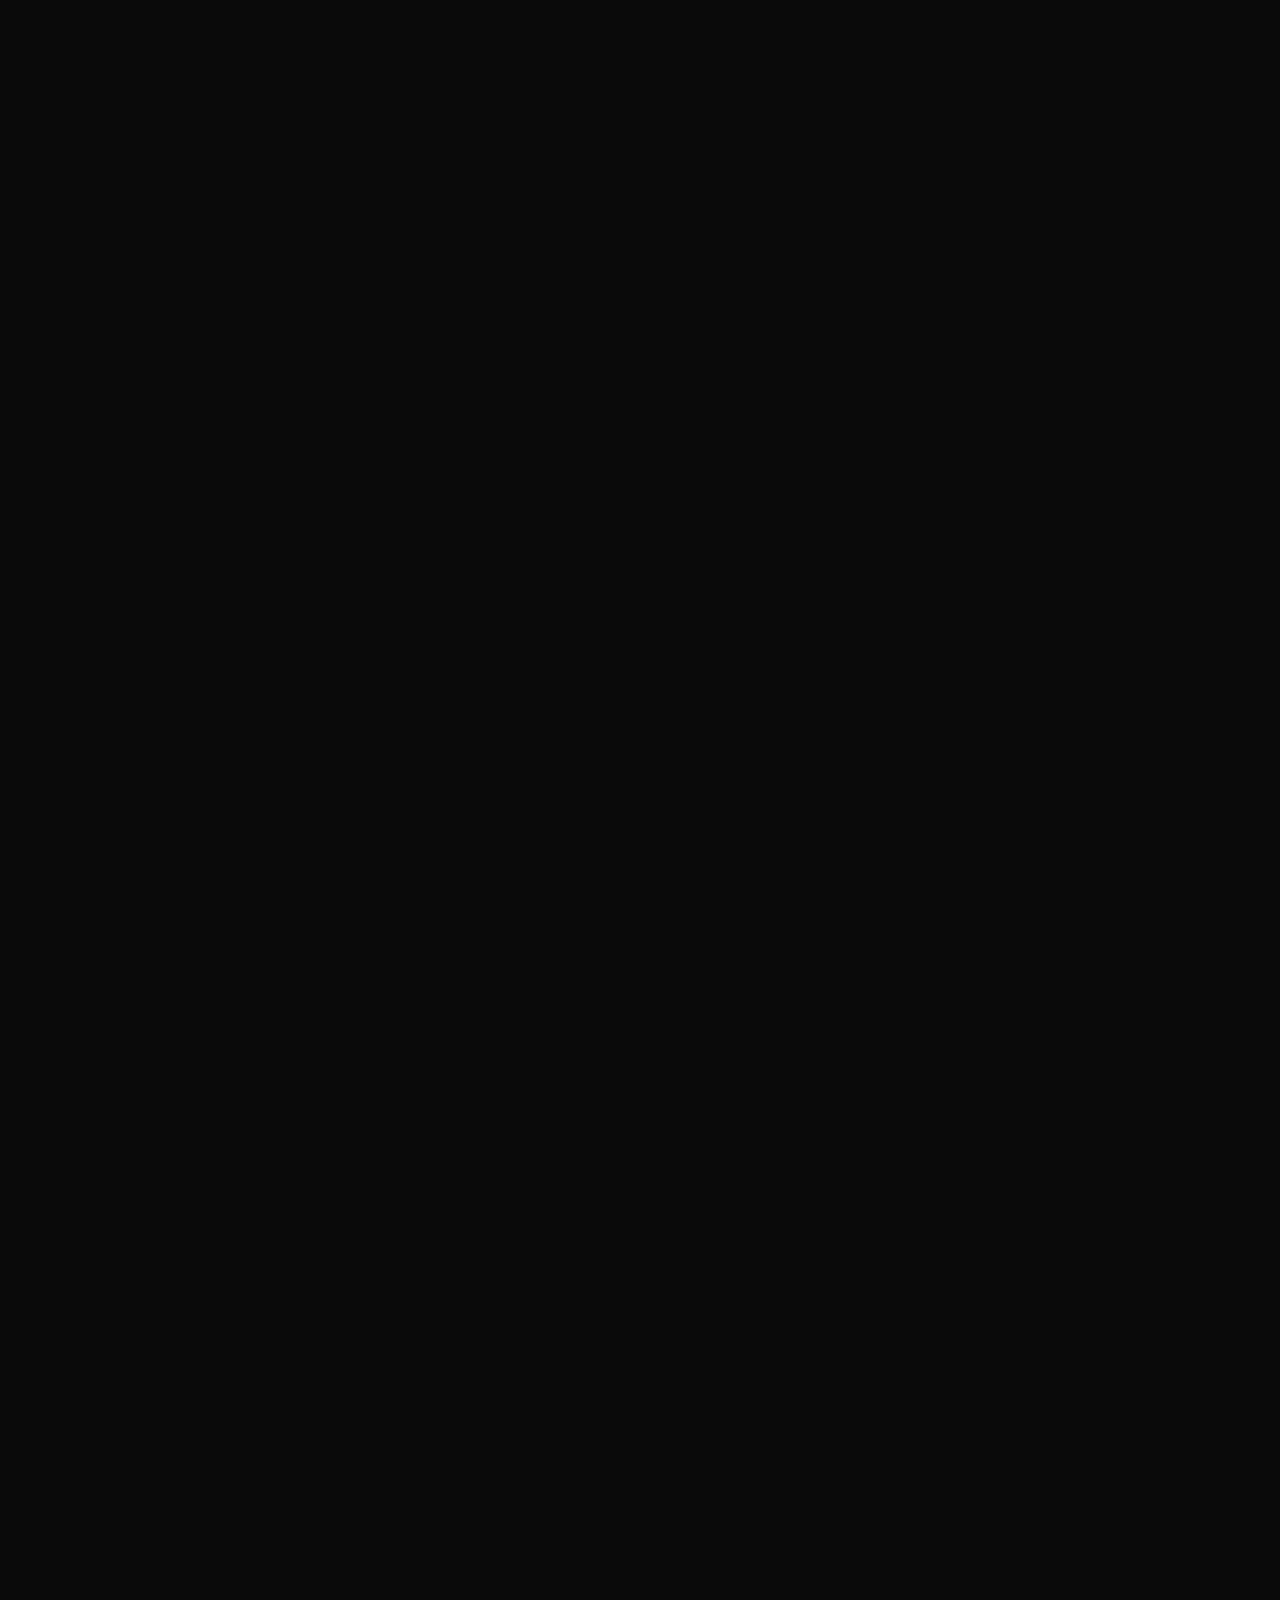
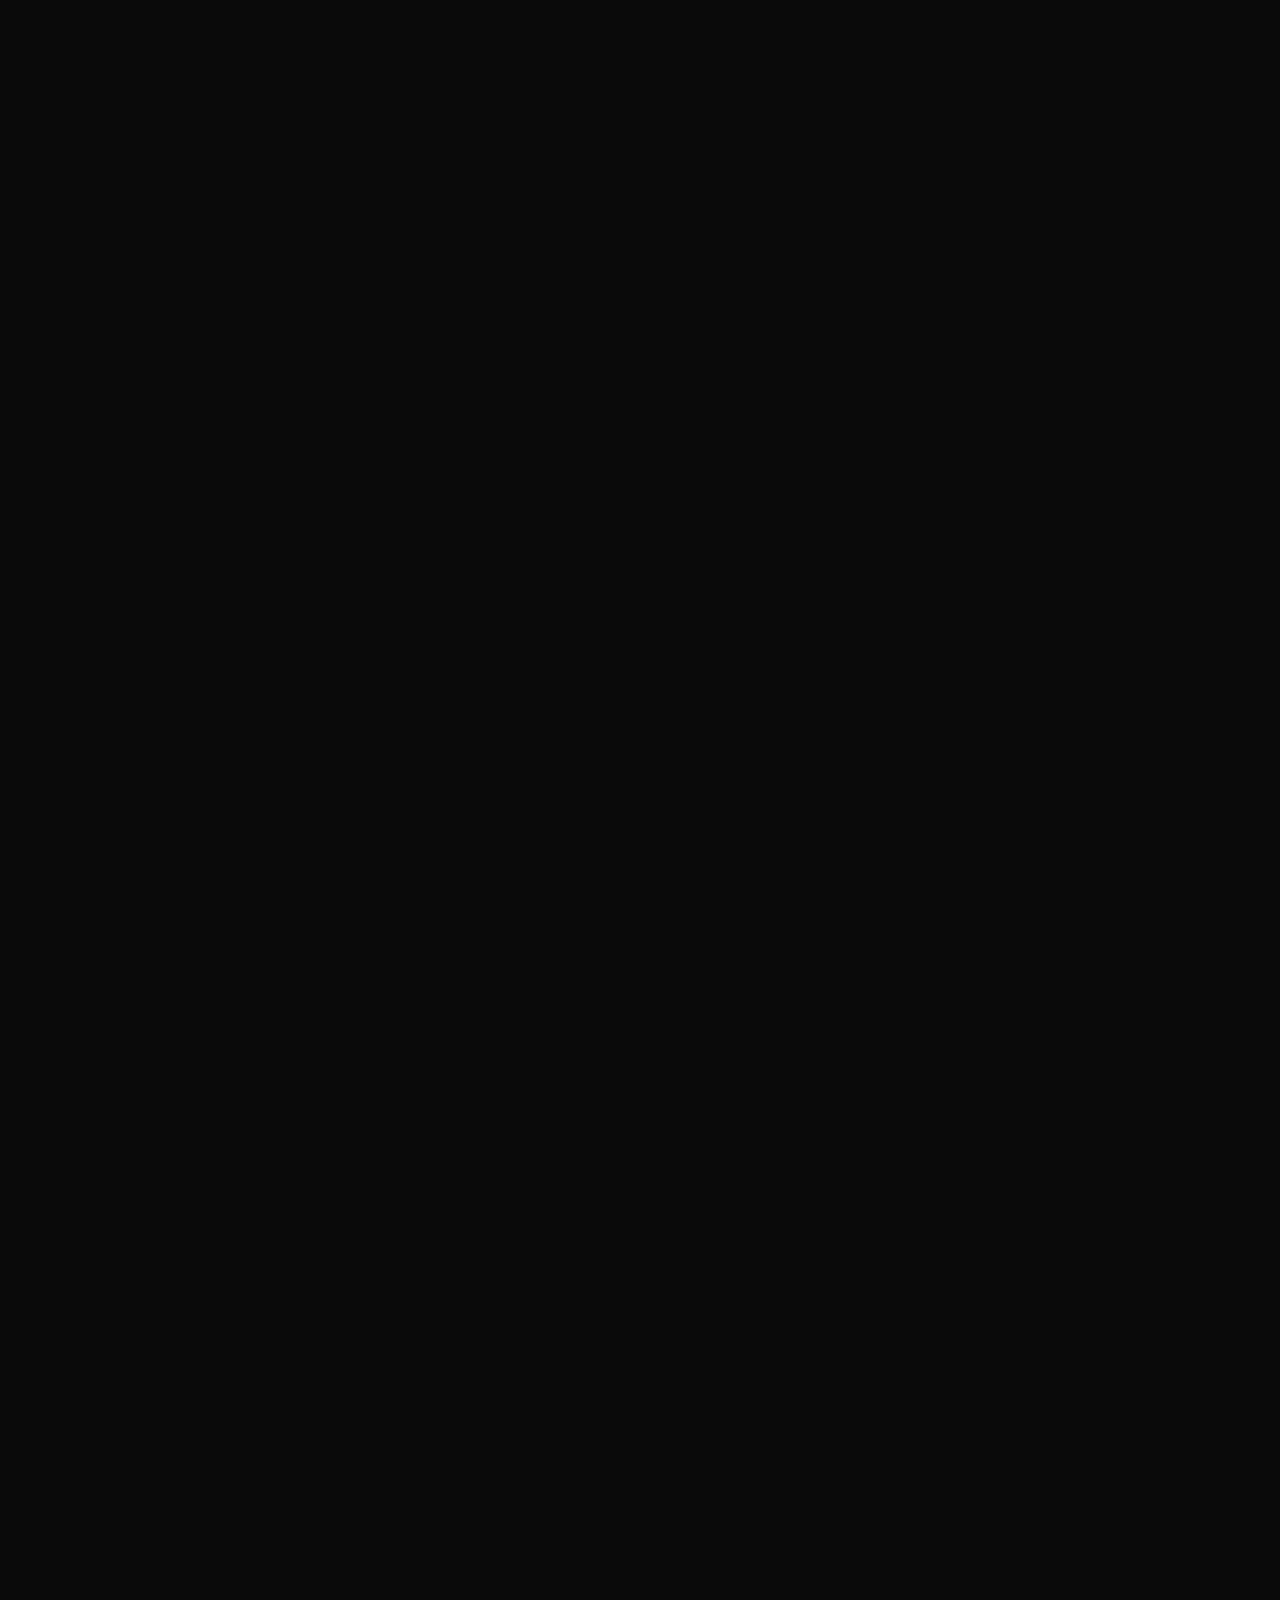
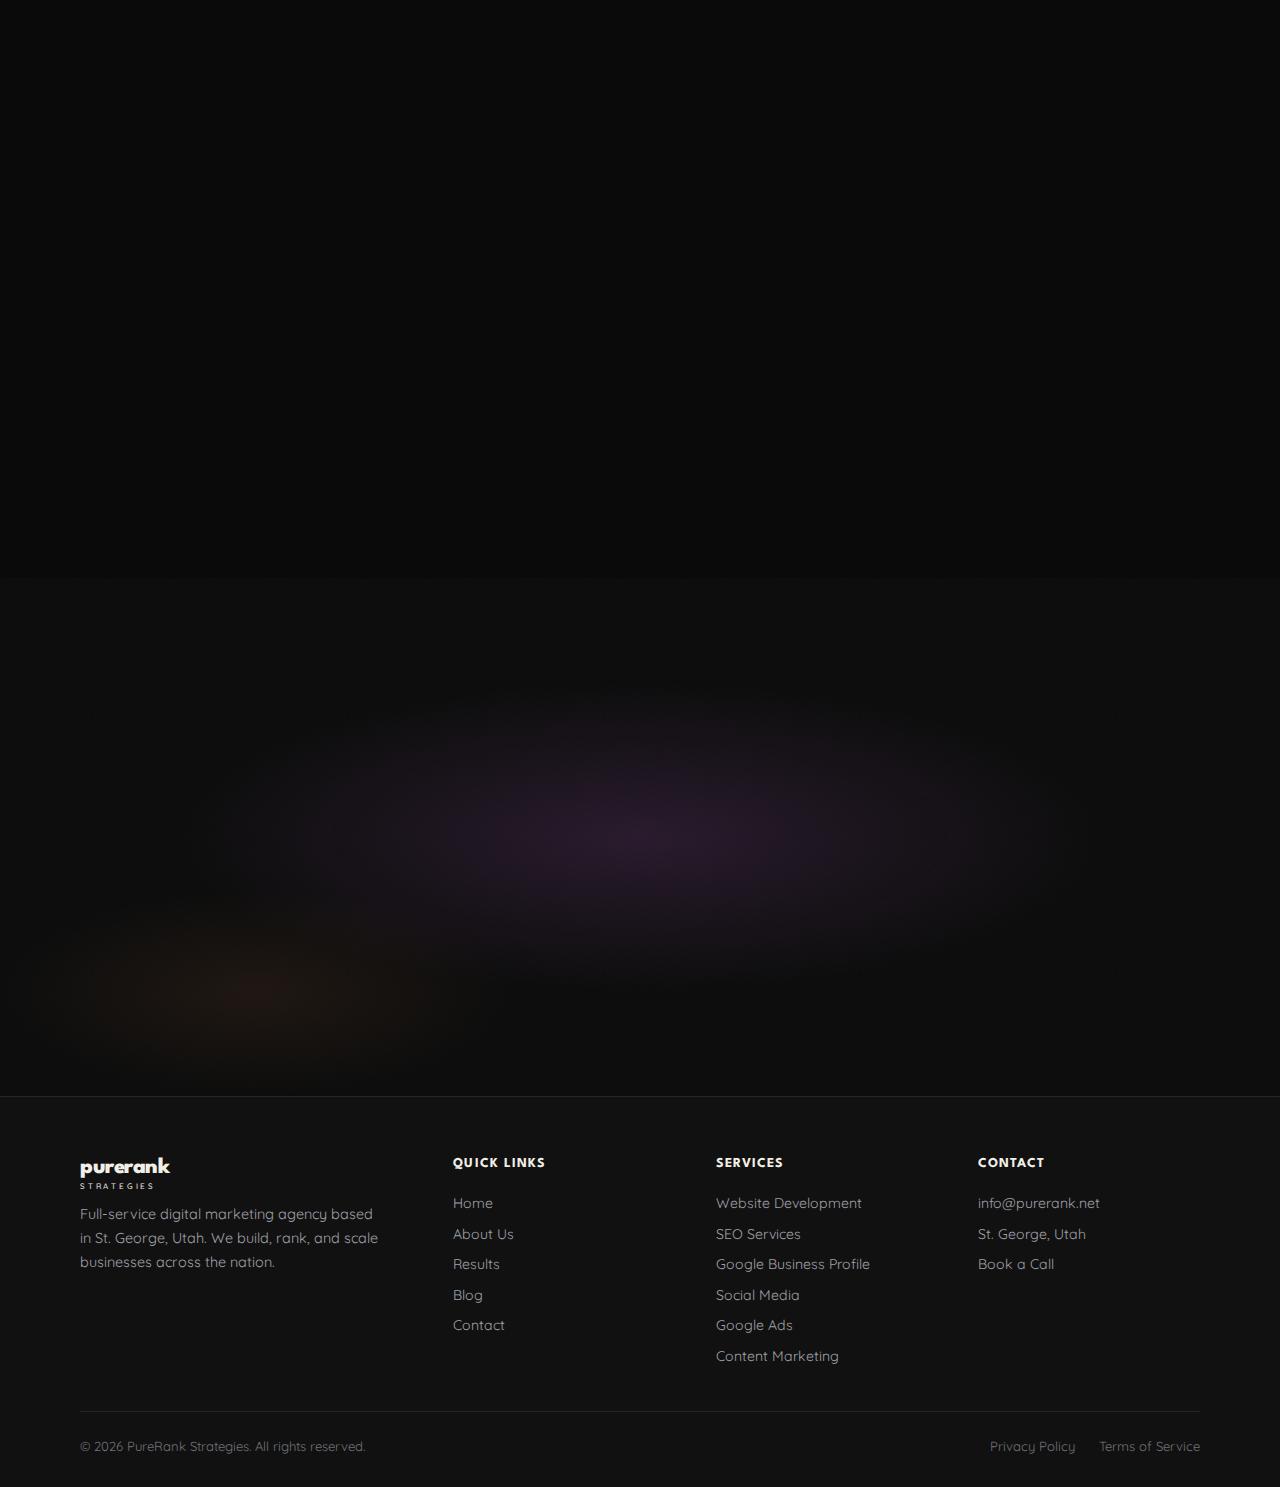
<file: services.html>
<!DOCTYPE html>
<html lang="en">
<head>
  <meta charset="UTF-8">
  <meta name="viewport" content="width=device-width, initial-scale=1.0">
  <title>Our Services — PureRank Strategies | Digital Marketing Services</title>
  <meta name="description" content="Explore PureRank Strategies' full suite of digital marketing services: website development, SEO, Google Ads, social media management, content marketing, and more.">
  <meta property="og:title" content="Our Services — PureRank Strategies">
  <meta property="og:description" content="Full-service digital marketing: web development, SEO, paid ads, social media, and content marketing.">
  <meta property="og:type" content="website">
  <meta property="og:url" content="https://purerankstrategies.com/services.html">
  <meta name="twitter:card" content="summary_large_image">
  <meta name="twitter:title" content="Our Services — PureRank Strategies">
  <link rel="canonical" href="https://purerankstrategies.com/services.html">
  <link href="https://fonts.googleapis.com/css2?family=League+Spartan:wght@400;500;600;700;800;900&family=Quicksand:wght@300;400;500;600;700&display=swap" rel="stylesheet">
  <link rel="stylesheet" href="./style.css">
</head>
<body>
  <nav class="navbar" role="navigation" aria-label="Main navigation">
    <div class="navbar-inner">
      <a href="./index.html" class="logo"><span class="logo-main">purerank</span><span class="logo-sub">strategies</span></a>
      <div class="nav-links">
        <a href="./index.html">Home</a><a href="./services.html" class="active">Services</a><a href="./results.html">Results</a><a href="./blog.html">Blog</a><a href="./about.html">About</a><a href="./contact.html">Contact</a>
        <a href="./contact.html" class="btn btn-primary btn-sm nav-cta desktop-only">Get Started</a>
      </div>
      <button class="hamburger" aria-label="Toggle menu" aria-expanded="false"><span></span><span></span><span></span></button>
    </div>
  </nav>
  <div class="mobile-menu" role="dialog" aria-label="Mobile navigation">
    <a href="./index.html">Home</a><a href="./services.html">Services</a><a href="./results.html">Results</a><a href="./blog.html">Blog</a><a href="./about.html">About</a><a href="./contact.html">Contact</a>
    <a href="./contact.html" class="btn btn-primary" style="margin-top: 12px;">Get Started</a>
  </div>
  <main>
    <section class="page-hero">
      <div class="hero-gradient"></div><div class="noise-overlay"></div>
      <div class="container">
        <div class="breadcrumbs"><a href="./index.html">Home</a><span class="separator">/</span><span>Services</span></div>
        <h1>Our Services</h1>
        <p class="hero-subtitle">Everything your business needs to dominate online — under one roof. No fluff, no filler. Just strategies that drive revenue.</p>
      </div>
    </section>
    <section class="section-padding">
      <div class="container">
        <div class="service-detail reveal" id="web-development">
          <div>
            <div class="service-detail-number">01</div>
            <h2>Website Development</h2>
            <p class="service-desc">Your website is your digital storefront, and first impressions matter. We build blazing-fast, conversion-optimized websites using modern frameworks like Next.js that don't just look beautiful but actually drive results.</p>
            <ul class="deliverables-list">
              <li><svg xmlns="http://www.w3.org/2000/svg" width="18" height="18" viewBox="0 0 24 24" fill="none" stroke="currentColor" stroke-width="2.5" stroke-linecap="round" stroke-linejoin="round"><polyline points="20 6 9 17 4 12"/></svg>Custom responsive website design</li>
              <li><svg xmlns="http://www.w3.org/2000/svg" width="18" height="18" viewBox="0 0 24 24" fill="none" stroke="currentColor" stroke-width="2.5" stroke-linecap="round" stroke-linejoin="round"><polyline points="20 6 9 17 4 12"/></svg>Next.js / React development</li>
              <li><svg xmlns="http://www.w3.org/2000/svg" width="18" height="18" viewBox="0 0 24 24" fill="none" stroke="currentColor" stroke-width="2.5" stroke-linecap="round" stroke-linejoin="round"><polyline points="20 6 9 17 4 12"/></svg>Mobile-first performance</li>
              <li><svg xmlns="http://www.w3.org/2000/svg" width="18" height="18" viewBox="0 0 24 24" fill="none" stroke="currentColor" stroke-width="2.5" stroke-linecap="round" stroke-linejoin="round"><polyline points="20 6 9 17 4 12"/></svg>SEO-ready architecture</li>
              <li><svg xmlns="http://www.w3.org/2000/svg" width="18" height="18" viewBox="0 0 24 24" fill="none" stroke="currentColor" stroke-width="2.5" stroke-linecap="round" stroke-linejoin="round"><polyline points="20 6 9 17 4 12"/></svg>Contact forms &amp; lead capture</li>
              <li><svg xmlns="http://www.w3.org/2000/svg" width="18" height="18" viewBox="0 0 24 24" fill="none" stroke="currentColor" stroke-width="2.5" stroke-linecap="round" stroke-linejoin="round"><polyline points="20 6 9 17 4 12"/></svg>Analytics &amp; conversion tracking setup</li>
              <li><svg xmlns="http://www.w3.org/2000/svg" width="18" height="18" viewBox="0 0 24 24" fill="none" stroke="currentColor" stroke-width="2.5" stroke-linecap="round" stroke-linejoin="round"><polyline points="20 6 9 17 4 12"/></svg>Post-launch support &amp; training</li>
            </ul>
          </div>
          <div class="service-detail-visual"><svg class="placeholder-icon" xmlns="http://www.w3.org/2000/svg" width="64" height="64" viewBox="0 0 24 24" fill="none" stroke="currentColor" stroke-width="1" stroke-linecap="round" stroke-linejoin="round"><polyline points="16 18 22 12 16 6"/><polyline points="8 6 2 12 8 18"/></svg></div>
        </div>
        <div class="service-detail reverse reveal" id="seo">
          <div>
            <div class="service-detail-number">02</div>
            <h2>SEO Services</h2>
            <p class="service-desc">If you're not on page one of Google, you're leaving money on the table. We combine local SEO and technical SEO to get your business found by the people actively searching for your services.</p>
            <ul class="deliverables-list">
              <li><svg xmlns="http://www.w3.org/2000/svg" width="18" height="18" viewBox="0 0 24 24" fill="none" stroke="currentColor" stroke-width="2.5" stroke-linecap="round" stroke-linejoin="round"><polyline points="20 6 9 17 4 12"/></svg>Comprehensive SEO audit</li>
              <li><svg xmlns="http://www.w3.org/2000/svg" width="18" height="18" viewBox="0 0 24 24" fill="none" stroke="currentColor" stroke-width="2.5" stroke-linecap="round" stroke-linejoin="round"><polyline points="20 6 9 17 4 12"/></svg>Keyword research &amp; strategy</li>
              <li><svg xmlns="http://www.w3.org/2000/svg" width="18" height="18" viewBox="0 0 24 24" fill="none" stroke="currentColor" stroke-width="2.5" stroke-linecap="round" stroke-linejoin="round"><polyline points="20 6 9 17 4 12"/></svg>On-page optimization</li>
              <li><svg xmlns="http://www.w3.org/2000/svg" width="18" height="18" viewBox="0 0 24 24" fill="none" stroke="currentColor" stroke-width="2.5" stroke-linecap="round" stroke-linejoin="round"><polyline points="20 6 9 17 4 12"/></svg>Technical SEO fixes</li>
              <li><svg xmlns="http://www.w3.org/2000/svg" width="18" height="18" viewBox="0 0 24 24" fill="none" stroke="currentColor" stroke-width="2.5" stroke-linecap="round" stroke-linejoin="round"><polyline points="20 6 9 17 4 12"/></svg>Local SEO &amp; citation building</li>
              <li><svg xmlns="http://www.w3.org/2000/svg" width="18" height="18" viewBox="0 0 24 24" fill="none" stroke="currentColor" stroke-width="2.5" stroke-linecap="round" stroke-linejoin="round"><polyline points="20 6 9 17 4 12"/></svg>Monthly ranking reports</li>
              <li><svg xmlns="http://www.w3.org/2000/svg" width="18" height="18" viewBox="0 0 24 24" fill="none" stroke="currentColor" stroke-width="2.5" stroke-linecap="round" stroke-linejoin="round"><polyline points="20 6 9 17 4 12"/></svg>Backlink strategy &amp; outreach</li>
            </ul>
          </div>
          <div class="service-detail-visual"><svg class="placeholder-icon" xmlns="http://www.w3.org/2000/svg" width="64" height="64" viewBox="0 0 24 24" fill="none" stroke="currentColor" stroke-width="1" stroke-linecap="round" stroke-linejoin="round"><circle cx="11" cy="11" r="8"/><path d="m21 21-4.3-4.3"/></svg></div>
        </div>
        <div class="service-detail reveal" id="gbp">
          <div>
            <div class="service-detail-number">03</div>
            <h2>Google Business Profile Management</h2>
            <p class="service-desc">Your Google Business Profile is often the first thing potential customers see. We optimize and manage your profile to maximize visibility in local search and Google Maps.</p>
            <ul class="deliverables-list">
              <li><svg xmlns="http://www.w3.org/2000/svg" width="18" height="18" viewBox="0 0 24 24" fill="none" stroke="currentColor" stroke-width="2.5" stroke-linecap="round" stroke-linejoin="round"><polyline points="20 6 9 17 4 12"/></svg>Full profile optimization</li>
              <li><svg xmlns="http://www.w3.org/2000/svg" width="18" height="18" viewBox="0 0 24 24" fill="none" stroke="currentColor" stroke-width="2.5" stroke-linecap="round" stroke-linejoin="round"><polyline points="20 6 9 17 4 12"/></svg>Category &amp; service setup</li>
              <li><svg xmlns="http://www.w3.org/2000/svg" width="18" height="18" viewBox="0 0 24 24" fill="none" stroke="currentColor" stroke-width="2.5" stroke-linecap="round" stroke-linejoin="round"><polyline points="20 6 9 17 4 12"/></svg>Photo &amp; video optimization</li>
              <li><svg xmlns="http://www.w3.org/2000/svg" width="18" height="18" viewBox="0 0 24 24" fill="none" stroke="currentColor" stroke-width="2.5" stroke-linecap="round" stroke-linejoin="round"><polyline points="20 6 9 17 4 12"/></svg>Review management &amp; response</li>
              <li><svg xmlns="http://www.w3.org/2000/svg" width="18" height="18" viewBox="0 0 24 24" fill="none" stroke="currentColor" stroke-width="2.5" stroke-linecap="round" stroke-linejoin="round"><polyline points="20 6 9 17 4 12"/></svg>Weekly Google Posts</li>
              <li><svg xmlns="http://www.w3.org/2000/svg" width="18" height="18" viewBox="0 0 24 24" fill="none" stroke="currentColor" stroke-width="2.5" stroke-linecap="round" stroke-linejoin="round"><polyline points="20 6 9 17 4 12"/></svg>Q&amp;A management</li>
              <li><svg xmlns="http://www.w3.org/2000/svg" width="18" height="18" viewBox="0 0 24 24" fill="none" stroke="currentColor" stroke-width="2.5" stroke-linecap="round" stroke-linejoin="round"><polyline points="20 6 9 17 4 12"/></svg>Performance tracking &amp; reporting</li>
            </ul>
          </div>
          <div class="service-detail-visual"><svg class="placeholder-icon" xmlns="http://www.w3.org/2000/svg" width="64" height="64" viewBox="0 0 24 24" fill="none" stroke="currentColor" stroke-width="1" stroke-linecap="round" stroke-linejoin="round"><path d="M21 10c0 7-9 13-9 13s-9-6-9-13a9 9 0 0 1 18 0z"/><circle cx="12" cy="10" r="3"/></svg></div>
        </div>
        <div class="service-detail reverse reveal" id="social-media">
          <div>
            <div class="service-detail-number">04</div>
            <h2>Social Media Management</h2>
            <p class="service-desc">Social media isn't optional anymore — it's where your customers live. We create, schedule, and manage content across Instagram, Facebook, TikTok, LinkedIn, and Reddit to build your brand and drive engagement.</p>
            <ul class="deliverables-list">
              <li><svg xmlns="http://www.w3.org/2000/svg" width="18" height="18" viewBox="0 0 24 24" fill="none" stroke="currentColor" stroke-width="2.5" stroke-linecap="round" stroke-linejoin="round"><polyline points="20 6 9 17 4 12"/></svg>Custom content calendar</li>
              <li><svg xmlns="http://www.w3.org/2000/svg" width="18" height="18" viewBox="0 0 24 24" fill="none" stroke="currentColor" stroke-width="2.5" stroke-linecap="round" stroke-linejoin="round"><polyline points="20 6 9 17 4 12"/></svg>Graphic design &amp; copywriting</li>
              <li><svg xmlns="http://www.w3.org/2000/svg" width="18" height="18" viewBox="0 0 24 24" fill="none" stroke="currentColor" stroke-width="2.5" stroke-linecap="round" stroke-linejoin="round"><polyline points="20 6 9 17 4 12"/></svg>Multi-platform posting &amp; scheduling</li>
              <li><svg xmlns="http://www.w3.org/2000/svg" width="18" height="18" viewBox="0 0 24 24" fill="none" stroke="currentColor" stroke-width="2.5" stroke-linecap="round" stroke-linejoin="round"><polyline points="20 6 9 17 4 12"/></svg>Community management</li>
              <li><svg xmlns="http://www.w3.org/2000/svg" width="18" height="18" viewBox="0 0 24 24" fill="none" stroke="currentColor" stroke-width="2.5" stroke-linecap="round" stroke-linejoin="round"><polyline points="20 6 9 17 4 12"/></svg>Hashtag research &amp; strategy</li>
              <li><svg xmlns="http://www.w3.org/2000/svg" width="18" height="18" viewBox="0 0 24 24" fill="none" stroke="currentColor" stroke-width="2.5" stroke-linecap="round" stroke-linejoin="round"><polyline points="20 6 9 17 4 12"/></svg>Monthly analytics &amp; reporting</li>
              <li><svg xmlns="http://www.w3.org/2000/svg" width="18" height="18" viewBox="0 0 24 24" fill="none" stroke="currentColor" stroke-width="2.5" stroke-linecap="round" stroke-linejoin="round"><polyline points="20 6 9 17 4 12"/></svg>Trend monitoring</li>
            </ul>
          </div>
          <div class="service-detail-visual"><svg class="placeholder-icon" xmlns="http://www.w3.org/2000/svg" width="64" height="64" viewBox="0 0 24 24" fill="none" stroke="currentColor" stroke-width="1" stroke-linecap="round" stroke-linejoin="round"><path d="M18 8A6 6 0 0 0 6 8c0 7-3 9-3 9h18s-3-2-3-9"/><path d="M13.73 21a2 2 0 0 1-3.46 0"/></svg></div>
        </div>
        <div class="service-detail reveal" id="content">
          <div>
            <div class="service-detail-number">05</div>
            <h2>Content Marketing</h2>
            <p class="service-desc">Great marketing starts with great content. We create blog posts, email campaigns, and brand stories that position you as the go-to authority in your industry.</p>
            <ul class="deliverables-list">
              <li><svg xmlns="http://www.w3.org/2000/svg" width="18" height="18" viewBox="0 0 24 24" fill="none" stroke="currentColor" stroke-width="2.5" stroke-linecap="round" stroke-linejoin="round"><polyline points="20 6 9 17 4 12"/></svg>Content strategy &amp; editorial calendar</li>
              <li><svg xmlns="http://www.w3.org/2000/svg" width="18" height="18" viewBox="0 0 24 24" fill="none" stroke="currentColor" stroke-width="2.5" stroke-linecap="round" stroke-linejoin="round"><polyline points="20 6 9 17 4 12"/></svg>SEO-optimized blog posts</li>
              <li><svg xmlns="http://www.w3.org/2000/svg" width="18" height="18" viewBox="0 0 24 24" fill="none" stroke="currentColor" stroke-width="2.5" stroke-linecap="round" stroke-linejoin="round"><polyline points="20 6 9 17 4 12"/></svg>Email marketing campaigns</li>
              <li><svg xmlns="http://www.w3.org/2000/svg" width="18" height="18" viewBox="0 0 24 24" fill="none" stroke="currentColor" stroke-width="2.5" stroke-linecap="round" stroke-linejoin="round"><polyline points="20 6 9 17 4 12"/></svg>Brand storytelling</li>
              <li><svg xmlns="http://www.w3.org/2000/svg" width="18" height="18" viewBox="0 0 24 24" fill="none" stroke="currentColor" stroke-width="2.5" stroke-linecap="round" stroke-linejoin="round"><polyline points="20 6 9 17 4 12"/></svg>Lead magnet creation</li>
              <li><svg xmlns="http://www.w3.org/2000/svg" width="18" height="18" viewBox="0 0 24 24" fill="none" stroke="currentColor" stroke-width="2.5" stroke-linecap="round" stroke-linejoin="round"><polyline points="20 6 9 17 4 12"/></svg>Newsletter management</li>
              <li><svg xmlns="http://www.w3.org/2000/svg" width="18" height="18" viewBox="0 0 24 24" fill="none" stroke="currentColor" stroke-width="2.5" stroke-linecap="round" stroke-linejoin="round"><polyline points="20 6 9 17 4 12"/></svg>Content performance tracking</li>
            </ul>
          </div>
          <div class="service-detail-visual"><svg class="placeholder-icon" xmlns="http://www.w3.org/2000/svg" width="64" height="64" viewBox="0 0 24 24" fill="none" stroke="currentColor" stroke-width="1" stroke-linecap="round" stroke-linejoin="round"><path d="M12 20h9"/><path d="M16.5 3.5a2.121 2.121 0 0 1 3 3L7 19l-4 1 1-4L16.5 3.5z"/></svg></div>
        </div>
        <div class="service-detail reverse reveal" id="google-ads">
          <div>
            <div class="service-detail-number">06</div>
            <h2>Google Ads</h2>
            <p class="service-desc">Stop wasting money on ads that don't work. We build and manage Google Search &amp; Display campaigns with precise targeting, compelling ad copy, and real ROI tracking.</p>
            <ul class="deliverables-list">
              <li><svg xmlns="http://www.w3.org/2000/svg" width="18" height="18" viewBox="0 0 24 24" fill="none" stroke="currentColor" stroke-width="2.5" stroke-linecap="round" stroke-linejoin="round"><polyline points="20 6 9 17 4 12"/></svg>Campaign strategy &amp; setup</li>
              <li><svg xmlns="http://www.w3.org/2000/svg" width="18" height="18" viewBox="0 0 24 24" fill="none" stroke="currentColor" stroke-width="2.5" stroke-linecap="round" stroke-linejoin="round"><polyline points="20 6 9 17 4 12"/></svg>Keyword research &amp; bid management</li>
              <li><svg xmlns="http://www.w3.org/2000/svg" width="18" height="18" viewBox="0 0 24 24" fill="none" stroke="currentColor" stroke-width="2.5" stroke-linecap="round" stroke-linejoin="round"><polyline points="20 6 9 17 4 12"/></svg>Ad copywriting &amp; A/B testing</li>
              <li><svg xmlns="http://www.w3.org/2000/svg" width="18" height="18" viewBox="0 0 24 24" fill="none" stroke="currentColor" stroke-width="2.5" stroke-linecap="round" stroke-linejoin="round"><polyline points="20 6 9 17 4 12"/></svg>Landing page optimization</li>
              <li><svg xmlns="http://www.w3.org/2000/svg" width="18" height="18" viewBox="0 0 24 24" fill="none" stroke="currentColor" stroke-width="2.5" stroke-linecap="round" stroke-linejoin="round"><polyline points="20 6 9 17 4 12"/></svg>Conversion tracking</li>
              <li><svg xmlns="http://www.w3.org/2000/svg" width="18" height="18" viewBox="0 0 24 24" fill="none" stroke="currentColor" stroke-width="2.5" stroke-linecap="round" stroke-linejoin="round"><polyline points="20 6 9 17 4 12"/></svg>Weekly performance optimization</li>
              <li><svg xmlns="http://www.w3.org/2000/svg" width="18" height="18" viewBox="0 0 24 24" fill="none" stroke="currentColor" stroke-width="2.5" stroke-linecap="round" stroke-linejoin="round"><polyline points="20 6 9 17 4 12"/></svg>Monthly ROI reporting</li>
            </ul>
          </div>
          <div class="service-detail-visual"><svg class="placeholder-icon" xmlns="http://www.w3.org/2000/svg" width="64" height="64" viewBox="0 0 24 24" fill="none" stroke="currentColor" stroke-width="1" stroke-linecap="round" stroke-linejoin="round"><path d="M12 2L2 7l10 5 10-5-10-5z"/><path d="M2 17l10 5 10-5"/><path d="M2 12l10 5 10-5"/></svg></div>
        </div>
        <div class="service-detail reveal" id="social-ads">
          <div>
            <div class="service-detail-number">07</div>
            <h2>Facebook &amp; Instagram Ads</h2>
            <p class="service-desc">Reach your ideal customers where they spend their time. We create targeted paid social campaigns on Facebook and Instagram that turn scrollers into buyers.</p>
            <ul class="deliverables-list">
              <li><svg xmlns="http://www.w3.org/2000/svg" width="18" height="18" viewBox="0 0 24 24" fill="none" stroke="currentColor" stroke-width="2.5" stroke-linecap="round" stroke-linejoin="round"><polyline points="20 6 9 17 4 12"/></svg>Audience research &amp; targeting</li>
              <li><svg xmlns="http://www.w3.org/2000/svg" width="18" height="18" viewBox="0 0 24 24" fill="none" stroke="currentColor" stroke-width="2.5" stroke-linecap="round" stroke-linejoin="round"><polyline points="20 6 9 17 4 12"/></svg>Ad creative design &amp; copywriting</li>
              <li><svg xmlns="http://www.w3.org/2000/svg" width="18" height="18" viewBox="0 0 24 24" fill="none" stroke="currentColor" stroke-width="2.5" stroke-linecap="round" stroke-linejoin="round"><polyline points="20 6 9 17 4 12"/></svg>Campaign setup &amp; management</li>
              <li><svg xmlns="http://www.w3.org/2000/svg" width="18" height="18" viewBox="0 0 24 24" fill="none" stroke="currentColor" stroke-width="2.5" stroke-linecap="round" stroke-linejoin="round"><polyline points="20 6 9 17 4 12"/></svg>Retargeting &amp; lookalike audiences</li>
              <li><svg xmlns="http://www.w3.org/2000/svg" width="18" height="18" viewBox="0 0 24 24" fill="none" stroke="currentColor" stroke-width="2.5" stroke-linecap="round" stroke-linejoin="round"><polyline points="20 6 9 17 4 12"/></svg>A/B testing</li>
              <li><svg xmlns="http://www.w3.org/2000/svg" width="18" height="18" viewBox="0 0 24 24" fill="none" stroke="currentColor" stroke-width="2.5" stroke-linecap="round" stroke-linejoin="round"><polyline points="20 6 9 17 4 12"/></svg>Pixel &amp; conversion tracking</li>
              <li><svg xmlns="http://www.w3.org/2000/svg" width="18" height="18" viewBox="0 0 24 24" fill="none" stroke="currentColor" stroke-width="2.5" stroke-linecap="round" stroke-linejoin="round"><polyline points="20 6 9 17 4 12"/></svg>Monthly performance reports</li>
            </ul>
          </div>
          <div class="service-detail-visual"><svg class="placeholder-icon" xmlns="http://www.w3.org/2000/svg" width="64" height="64" viewBox="0 0 24 24" fill="none" stroke="currentColor" stroke-width="1" stroke-linecap="round" stroke-linejoin="round"><rect x="2" y="2" width="20" height="20" rx="5" ry="5"/><path d="M16 11.37A4 4 0 1 1 12.63 8 4 4 0 0 1 16 11.37z"/><line x1="17.5" y1="6.5" x2="17.51" y2="6.5"/></svg></div>
        </div>
        <div class="service-detail reverse reveal" id="short-form-video">
          <div>
            <div class="service-detail-number">08</div>
            <h2>IG Reels &amp; TikTok Plans</h2>
            <p class="service-desc">Short-form video is the most powerful way to grow your brand right now. We build video strategies and content calendars that help you show up consistently and authentically.</p>
            <ul class="deliverables-list">
              <li><svg xmlns="http://www.w3.org/2000/svg" width="18" height="18" viewBox="0 0 24 24" fill="none" stroke="currentColor" stroke-width="2.5" stroke-linecap="round" stroke-linejoin="round"><polyline points="20 6 9 17 4 12"/></svg>Short-form video strategy</li>
              <li><svg xmlns="http://www.w3.org/2000/svg" width="18" height="18" viewBox="0 0 24 24" fill="none" stroke="currentColor" stroke-width="2.5" stroke-linecap="round" stroke-linejoin="round"><polyline points="20 6 9 17 4 12"/></svg>Monthly content calendars</li>
              <li><svg xmlns="http://www.w3.org/2000/svg" width="18" height="18" viewBox="0 0 24 24" fill="none" stroke="currentColor" stroke-width="2.5" stroke-linecap="round" stroke-linejoin="round"><polyline points="20 6 9 17 4 12"/></svg>Script &amp; concept ideation</li>
              <li><svg xmlns="http://www.w3.org/2000/svg" width="18" height="18" viewBox="0 0 24 24" fill="none" stroke="currentColor" stroke-width="2.5" stroke-linecap="round" stroke-linejoin="round"><polyline points="20 6 9 17 4 12"/></svg>Trending audio recommendations</li>
              <li><svg xmlns="http://www.w3.org/2000/svg" width="18" height="18" viewBox="0 0 24 24" fill="none" stroke="currentColor" stroke-width="2.5" stroke-linecap="round" stroke-linejoin="round"><polyline points="20 6 9 17 4 12"/></svg>Posting schedule</li>
              <li><svg xmlns="http://www.w3.org/2000/svg" width="18" height="18" viewBox="0 0 24 24" fill="none" stroke="currentColor" stroke-width="2.5" stroke-linecap="round" stroke-linejoin="round"><polyline points="20 6 9 17 4 12"/></svg>Performance tracking</li>
              <li><svg xmlns="http://www.w3.org/2000/svg" width="18" height="18" viewBox="0 0 24 24" fill="none" stroke="currentColor" stroke-width="2.5" stroke-linecap="round" stroke-linejoin="round"><polyline points="20 6 9 17 4 12"/></svg>Quarterly strategy adjustments</li>
            </ul>
          </div>
          <div class="service-detail-visual"><svg class="placeholder-icon" xmlns="http://www.w3.org/2000/svg" width="64" height="64" viewBox="0 0 24 24" fill="none" stroke="currentColor" stroke-width="1" stroke-linecap="round" stroke-linejoin="round"><polygon points="23 7 16 12 23 17 23 7"/><rect x="1" y="5" width="15" height="14" rx="2" ry="2"/></svg></div>
        </div>
      </div>
    </section>
    <section class="cta-section section-padding">
      <div class="cta-bg"></div><div class="noise-overlay"></div>
      <div class="container"><div class="cta-content reveal"><h2>Ready to Get Started?</h2><p class="cta-desc">Let's discuss which services will have the biggest impact on your business growth.</p><a href="./contact.html" class="btn btn-primary btn-lg">Book a Free Strategy Call <svg xmlns="http://www.w3.org/2000/svg" width="18" height="18" viewBox="0 0 24 24" fill="none" stroke="currentColor" stroke-width="2.5" stroke-linecap="round" stroke-linejoin="round"><path d="M5 12h14"/><path d="m12 5 7 7-7 7"/></svg></a><p class="cta-fine-print">No contracts. No commitment. Just results.</p></div></div>
    </section>
  </main>
  <footer class="footer" role="contentinfo">
    <div class="container">
      <div class="footer-grid">
        <div class="footer-brand"><a href="./index.html" class="logo"><span class="logo-main">purerank</span><span class="logo-sub">strategies</span></a><p>Full-service digital marketing agency based in St. George, Utah. We build, rank, and scale businesses across the nation.</p></div>
        <div class="footer-col"><h4>Quick Links</h4><a href="./index.html">Home</a><a href="./about.html">About Us</a><a href="./results.html">Results</a><a href="./blog.html">Blog</a><a href="./contact.html">Contact</a></div>
        <div class="footer-col"><h4>Services</h4><a href="./services.html">Website Development</a><a href="./services.html">SEO Services</a><a href="./services.html">Google Business Profile</a><a href="./services.html">Social Media</a><a href="./services.html">Google Ads</a><a href="./services.html">Content Marketing</a></div>
        <div class="footer-col"><h4>Contact</h4><a href="mailto:info@purerank.net">info@purerank.net</a><a href="#">St. George, Utah</a><a href="./contact.html">Book a Call</a></div>
      </div>
      <div class="footer-bottom"><p>&copy; 2026 PureRank Strategies. All rights reserved.</p><div class="footer-bottom-links"><a href="#">Privacy Policy</a><a href="#">Terms of Service</a></div></div>
    </div>
  </footer>
  <script src="./app.js"></script>
</body>
</html>
</file>
<file: style.css>
/* ============================================
   PureRank Strategies — Design System
   Bold Dark Modern / Marketing War Machine
   ============================================ */

/* --- Google Fonts --- */
@import url('https://fonts.googleapis.com/css2?family=League+Spartan:wght@400;500;600;700;800;900&family=Quicksand:wght@300;400;500;600;700&display=swap');

/* --- CSS Custom Properties --- */
:root {
  /* Colors */
  --bg: #0a0a0a;
  --bg-card: #111111;
  --bg-card-alt: #1a1a1a;
  --bg-elevated: #141414;
  --primary: #cb6ce6;
  --primary-glow: rgba(203, 108, 230, 0.3);
  --primary-dim: rgba(203, 108, 230, 0.15);
  --accent: #ff914d;
  --accent-hover: #ffab75;
  --accent-glow: rgba(255, 145, 77, 0.3);
  --text: #f1efe7;
  --text-secondary: #a1a1aa;
  --text-muted: #71717a;
  --border: rgba(241, 239, 231, 0.1);
  --border-hover: rgba(241, 239, 231, 0.2);
  --success: #22c55e;
  --error: #ef4444;

  /* Typography */
  --font-display: 'League Spartan', sans-serif;
  --font-body: 'Quicksand', sans-serif;

  /* Spacing */
  --section-pad: clamp(60px, 10vw, 120px);
  --container: 1200px;
  --container-wide: 1400px;
  --gap: 24px;

  /* Radius */
  --radius-sm: 6px;
  --radius: 12px;
  --radius-lg: 20px;
  --radius-xl: 28px;

  /* Transitions */
  --ease: cubic-bezier(0.22, 1, 0.36, 1);
  --duration: 0.4s;
  --duration-fast: 0.2s;
}

/* --- Reset --- */
*, *::before, *::after { box-sizing: border-box; margin: 0; padding: 0; }

html {
  scroll-behavior: smooth;
  -webkit-font-smoothing: antialiased;
  -moz-osx-font-smoothing: grayscale;
}

body {
  font-family: var(--font-body);
  background: var(--bg);
  color: var(--text);
  line-height: 1.6;
  overflow-x: hidden;
}

img { max-width: 100%; display: block; }
a { color: inherit; text-decoration: none; }
button { cursor: pointer; font-family: var(--font-body); }
ul, ol { list-style: none; }

/* Selection */
::selection { background: #cb6ce6; color: #0a0a0a; }
::-moz-selection { background: #cb6ce6; color: #0a0a0a; }

/* --- Logo --- */
.logo { display: flex; flex-direction: column; text-decoration: none; line-height: 1; }
.logo-main { font-family: 'League Spartan', sans-serif; font-weight: 800; font-size: 1.5rem; color: #f1efe7; letter-spacing: -0.02em; line-height: 1; }
.logo-sub { font-family: 'Quicksand', sans-serif; font-weight: 500; font-size: 0.55rem; color: #f1efe7; text-transform: uppercase; letter-spacing: 0.35em; margin-top: 2px; line-height: 1; }
.footer-brand .logo .logo-main { font-size: 1.4rem; }
.footer-brand .logo .logo-sub { font-size: 0.5rem; }

/* --- Utilities --- */
.container { max-width: var(--container); margin: 0 auto; padding: 0 clamp(20px, 4vw, 40px); }
.container-wide { max-width: var(--container-wide); margin: 0 auto; padding: 0 clamp(20px, 4vw, 40px); }
.section-padding { padding-top: var(--section-pad); padding-bottom: var(--section-pad); }
.text-primary { color: var(--primary); }
.text-accent { color: var(--accent); }
.text-muted { color: var(--text-secondary); }

/* --- Noise Texture Overlay --- */
.noise-overlay {
  position: absolute; inset: 0; opacity: 0.035; pointer-events: none;
  background-image: url("data:image/svg+xml,%3Csvg viewBox='0 0 256 256' xmlns='http://www.w3.org/2000/svg'%3E%3Cfilter id='n'%3E%3CfeTurbulence type='fractalNoise' baseFrequency='0.85' numOctaves='4' stitchTiles='stitch'/%3E%3C/filter%3E%3Crect width='100%25' height='100%25' filter='url(%23n)' opacity='1'/%3E%3C/svg%3E");
  background-repeat: repeat; background-size: 256px 256px; z-index: 1;
}

/* --- Typography --- */
h1, h2, h3, h4, h5, h6 { font-family: var(--font-display); font-weight: 700; line-height: 1.1; letter-spacing: -0.02em; }

.section-label {
  font-family: var(--font-display); font-size: 0.8rem; font-weight: 600;
  text-transform: uppercase; letter-spacing: 0.15em; color: var(--primary);
  margin-bottom: 12px; display: inline-flex; align-items: center; gap: 8px;
}
.section-label::before { content: ''; width: 24px; height: 2px; background: var(--primary); display: inline-block; }

.section-title { font-size: clamp(2rem, 4.5vw, 3.5rem); font-weight: 800; margin-bottom: 16px; color: var(--text); }
.section-subtitle { font-size: clamp(1rem, 1.8vw, 1.2rem); color: var(--text-secondary); max-width: 640px; line-height: 1.7; }

/* --- Buttons --- */
.btn {
  display: inline-flex; align-items: center; justify-content: center; gap: 8px;
  font-family: var(--font-display); font-weight: 600; font-size: 0.95rem;
  padding: 14px 32px; border-radius: 50px; border: none;
  transition: all var(--duration) var(--ease); position: relative; overflow: hidden; white-space: nowrap;
}
.btn-primary { background: var(--accent); color: #0a0a0a; box-shadow: 0 0 0 0 var(--accent-glow); }
.btn-primary:hover { background: var(--accent-hover); box-shadow: 0 0 30px var(--accent-glow); transform: translateY(-2px); }
.btn-ghost { background: transparent; color: var(--text); border: 1px solid var(--border-hover); }
.btn-ghost:hover { border-color: var(--primary); color: var(--primary); box-shadow: 0 0 20px var(--primary-glow); transform: translateY(-2px); }
.btn-blue { background: var(--primary); color: #fff; }
.btn-blue:hover { background: #b84fd4; box-shadow: 0 0 30px var(--primary-glow); transform: translateY(-2px); }
.btn-sm { padding: 10px 22px; font-size: 0.85rem; }
.btn-lg { padding: 18px 40px; font-size: 1.05rem; }
.btn svg { width: 18px; height: 18px; transition: transform var(--duration-fast) var(--ease); }
.btn:hover svg { transform: translateX(3px); }

/* --- Navigation --- */
.navbar {
  position: fixed; top: 0; left: 0; right: 0; z-index: 1000;
  padding: 0 clamp(20px, 4vw, 40px); transition: all var(--duration) var(--ease);
  background: rgba(10, 10, 10, 0.6); backdrop-filter: blur(20px); -webkit-backdrop-filter: blur(20px);
  border-bottom: 1px solid transparent;
}
.navbar.scrolled { background: rgba(10, 10, 10, 0.92); border-bottom: 1px solid var(--border); }
.navbar-inner { max-width: var(--container-wide); margin: 0 auto; display: flex; align-items: center; justify-content: space-between; height: 72px; }
.nav-logo { font-family: var(--font-display); font-weight: 900; font-size: 1.5rem; letter-spacing: -0.03em; color: var(--text); display: flex; align-items: center; gap: 3px; }
.nav-logo span { color: var(--primary); }
.nav-links { display: flex; align-items: center; gap: 32px; }
.nav-links a { font-family: var(--font-display); font-size: 0.88rem; font-weight: 500; color: var(--text-secondary); transition: color var(--duration-fast) var(--ease); position: relative; }
.nav-links a:hover, .nav-links a.active { color: var(--text); }
.nav-links a.active::after { content: ''; position: absolute; bottom: -4px; left: 0; right: 0; height: 2px; background: var(--primary); border-radius: 2px; }
.nav-cta { margin-left: 8px; }

/* Hamburger */
.hamburger { display: none; flex-direction: column; gap: 5px; background: none; border: none; cursor: pointer; padding: 8px; z-index: 1001; }
.hamburger span { width: 24px; height: 2px; background: var(--text); transition: all 0.3s var(--ease); border-radius: 2px; }
.hamburger.active span:nth-child(1) { transform: rotate(45deg) translate(5px, 5px); }
.hamburger.active span:nth-child(2) { opacity: 0; }
.hamburger.active span:nth-child(3) { transform: rotate(-45deg) translate(5px, -5px); }

/* Mobile menu */
.mobile-menu {
  display: none; position: fixed; inset: 0; background: rgba(10, 10, 10, 0.98);
  backdrop-filter: blur(30px); z-index: 999; flex-direction: column; align-items: center;
  justify-content: center; gap: 28px; opacity: 0; pointer-events: none; transition: opacity 0.3s var(--ease);
}
.mobile-menu.active { opacity: 1; pointer-events: all; }
.mobile-menu a { font-family: var(--font-display); font-size: 1.8rem; font-weight: 700; color: var(--text-secondary); transition: color 0.2s; }
.mobile-menu a:hover { color: var(--text); }

/* --- Hero Section --- */
.hero { position: relative; min-height: 100vh; display: flex; align-items: center; padding-top: 72px; overflow: hidden; }
.hero-bg { position: absolute; inset: 0; z-index: 0; }
.hero-gradient {
  position: absolute; inset: 0;
  background:
    radial-gradient(ellipse 70% 50% at 20% 50%, rgba(203, 108, 230, 0.12) 0%, transparent 70%),
    radial-gradient(ellipse 50% 60% at 80% 30%, rgba(255, 145, 77, 0.06) 0%, transparent 60%),
    radial-gradient(ellipse 80% 40% at 50% 100%, rgba(203, 108, 230, 0.08) 0%, transparent 50%);
}
.hero-grid-pattern {
  position: absolute; inset: 0;
  background-image: linear-gradient(rgba(255,255,255,0.03) 1px, transparent 1px), linear-gradient(90deg, rgba(255,255,255,0.03) 1px, transparent 1px);
  background-size: 60px 60px;
  mask-image: radial-gradient(ellipse at center, black 30%, transparent 70%);
  -webkit-mask-image: radial-gradient(ellipse at center, black 30%, transparent 70%);
}
.hero .container { position: relative; z-index: 2; }
.hero-content { max-width: 820px; }
.hero-badge {
  display: inline-flex; align-items: center; gap: 8px; background: var(--primary-dim);
  border: 1px solid rgba(203, 108, 230, 0.2); padding: 8px 16px; border-radius: 50px;
  font-size: 0.8rem; font-weight: 600; color: var(--primary); margin-bottom: 24px; font-family: var(--font-display);
}
.hero-badge .dot { width: 6px; height: 6px; border-radius: 50%; background: var(--primary); animation: pulse-dot 2s infinite; }
@keyframes pulse-dot { 0%, 100% { opacity: 1; box-shadow: 0 0 0 0 var(--primary-glow); } 50% { opacity: 0.7; box-shadow: 0 0 0 8px transparent; } }
.hero h1 { font-size: clamp(2.5rem, 6vw, 4.5rem); font-weight: 900; line-height: 1.05; margin-bottom: 24px; letter-spacing: -0.03em; }
.hero h1 .highlight { background: linear-gradient(135deg, var(--primary), #e0a0f0); -webkit-background-clip: text; -webkit-text-fill-color: transparent; background-clip: text; }
.hero-subtitle { font-size: clamp(1.05rem, 2vw, 1.3rem); color: var(--text-secondary); max-width: 600px; line-height: 1.7; margin-bottom: 36px; }
.hero-buttons { display: flex; gap: 16px; flex-wrap: wrap; margin-bottom: 56px; }

/* Trust Badges */
.trust-badges { display: flex; gap: 32px; flex-wrap: wrap; align-items: center; }
.trust-badge { display: flex; align-items: center; gap: 10px; padding: 12px 20px; background: rgba(255, 255, 255, 0.03); border: 1px solid var(--border); border-radius: var(--radius); font-size: 0.85rem; font-weight: 500; color: var(--text-secondary); font-family: var(--font-display); }
.trust-badge .badge-icon { width: 20px; height: 20px; color: var(--primary); flex-shrink: 0; }

/* --- Page Hero (Sub-pages) --- */
.page-hero { position: relative; padding: clamp(120px, 15vw, 180px) 0 clamp(60px, 8vw, 100px); overflow: hidden; }
.page-hero .hero-gradient { position: absolute; inset: 0; z-index: 0; }
.page-hero .container { position: relative; z-index: 2; }
.page-hero h1 { font-size: clamp(2.5rem, 5.5vw, 4rem); font-weight: 900; letter-spacing: -0.03em; margin-bottom: 16px; }
.page-hero .hero-subtitle { margin-bottom: 0; }

/* --- Cards (General) --- */
.card { background: var(--bg-card); border: 1px solid var(--border); border-radius: var(--radius-lg); padding: 32px; transition: all var(--duration) var(--ease); position: relative; overflow: hidden; }
.card:hover { border-color: var(--border-hover); transform: translateY(-4px); box-shadow: 0 20px 40px rgba(0, 0, 0, 0.3); }
.card-glass { background: rgba(255, 255, 255, 0.02); border: 1px solid var(--border); backdrop-filter: blur(10px); -webkit-backdrop-filter: blur(10px); }

/* --- Pain Points --- */
.pain-section { position: relative; }
.pain-card { background: var(--bg-card); border: 1px solid var(--border); border-radius: var(--radius-lg); padding: 28px 32px; display: flex; align-items: flex-start; gap: 16px; transition: all var(--duration) var(--ease); }
.pain-card:hover { border-color: rgba(239, 68, 68, 0.3); background: rgba(239, 68, 68, 0.03); }
.pain-icon { width: 40px; height: 40px; border-radius: 10px; background: rgba(239, 68, 68, 0.1); display: flex; align-items: center; justify-content: center; flex-shrink: 0; color: #ef4444; }
.pain-card p { font-size: 1.05rem; color: var(--text-secondary); line-height: 1.6; }
.pain-transition { text-align: center; margin-top: 48px; font-family: var(--font-display); font-size: clamp(1.3rem, 2.5vw, 1.8rem); font-weight: 700; background: linear-gradient(135deg, var(--primary), var(--accent)); -webkit-background-clip: text; -webkit-text-fill-color: transparent; background-clip: text; }

/* --- Service Cards --- */
.services-grid { display: grid; grid-template-columns: repeat(auto-fit, minmax(280px, 1fr)); gap: var(--gap); }
.service-card { background: var(--bg-card); border: 1px solid var(--border); border-radius: var(--radius-lg); padding: 36px 28px; transition: all var(--duration) var(--ease); position: relative; overflow: hidden; }
.service-card::before { content: ''; position: absolute; top: 0; left: 0; right: 0; height: 2px; background: linear-gradient(90deg, transparent, var(--primary), transparent); opacity: 0; transition: opacity var(--duration) var(--ease); }
.service-card:hover::before { opacity: 1; }
.service-card:hover { border-color: rgba(203, 108, 230, 0.2); transform: translateY(-6px); box-shadow: 0 20px 50px rgba(0, 0, 0, 0.3), 0 0 40px var(--primary-glow); }
.service-icon { width: 52px; height: 52px; border-radius: 14px; background: var(--primary-dim); display: flex; align-items: center; justify-content: center; margin-bottom: 20px; color: var(--primary); transition: all var(--duration) var(--ease); }
.service-card:hover .service-icon { background: var(--primary); color: #fff; box-shadow: 0 0 20px var(--primary-glow); }
.service-card h3 { font-size: 1.15rem; font-weight: 700; margin-bottom: 10px; color: var(--text); }
.service-card p { font-size: 0.92rem; color: var(--text-secondary); line-height: 1.6; }

/* --- Founder Section --- */
.founder-section { position: relative; }
.founder-grid { display: grid; grid-template-columns: 300px 1fr; gap: 60px; align-items: center; }
.founder-photo { width: 300px; height: 380px; border-radius: var(--radius-xl); position: relative; overflow: hidden; border: 2px solid rgba(203, 108, 230, 0.3); box-shadow: 0 8px 40px rgba(203, 108, 230, 0.15), 0 0 0 1px rgba(241, 239, 231, 0.05); }
.founder-photo::after { content: ''; position: absolute; inset: 0; border-radius: var(--radius-xl); background: linear-gradient(180deg, transparent 60%, rgba(0,0,0,0.4) 100%); z-index: 1; pointer-events: none; }
.founder-img { width: 100%; height: 100%; object-fit: cover; object-position: center top; display: block; transition: transform 0.5s ease; }
.founder-photo:hover .founder-img { transform: scale(1.03); }
.founder-info h3 { font-size: clamp(1.5rem, 3vw, 2rem); font-weight: 800; margin-bottom: 8px; }
.founder-role { color: var(--primary); font-weight: 600; font-size: 0.95rem; margin-bottom: 20px; font-family: var(--font-display); }
.founder-bio { font-size: 1.05rem; color: var(--text-secondary); line-height: 1.8; margin-bottom: 24px; }
.founder-social a { display: inline-flex; align-items: center; gap: 8px; color: var(--primary); font-weight: 600; font-size: 0.9rem; transition: color var(--duration-fast); }
.founder-social a:hover { color: var(--accent); }

/* --- Process / Timeline --- */
.process-grid { display: grid; grid-template-columns: repeat(4, 1fr); gap: 0; position: relative; }
.process-grid::before { content: ''; position: absolute; top: 42px; left: 12%; right: 12%; height: 2px; background: linear-gradient(90deg, var(--primary), var(--accent)); opacity: 0.3; z-index: 0; }
.process-step { text-align: center; position: relative; z-index: 1; padding: 0 16px; }
.process-number { width: 56px; height: 56px; border-radius: 50%; background: var(--bg-card); border: 2px solid var(--primary); display: flex; align-items: center; justify-content: center; margin: 0 auto 20px; font-family: var(--font-display); font-weight: 800; font-size: 1.2rem; color: var(--primary); position: relative; }
.process-step h3 { font-size: 1.05rem; font-weight: 700; margin-bottom: 8px; }
.process-step p { font-size: 0.88rem; color: var(--text-secondary); line-height: 1.6; }

/* --- Results / Case Study Cards --- */
.results-grid { display: grid; grid-template-columns: repeat(auto-fit, minmax(340px, 1fr)); gap: var(--gap); }
.result-card { background: var(--bg-card); border: 1px solid var(--border); border-radius: var(--radius-lg); padding: 36px; transition: all var(--duration) var(--ease); position: relative; overflow: hidden; }
.result-card::before { content: ''; position: absolute; top: 0; left: 0; width: 4px; height: 100%; background: linear-gradient(180deg, var(--primary), var(--accent)); opacity: 0; transition: opacity var(--duration) var(--ease); }
.result-card:hover::before { opacity: 1; }
.result-card:hover { border-color: var(--border-hover); transform: translateY(-4px); box-shadow: 0 20px 40px rgba(0, 0, 0, 0.3); }
.result-metric { font-family: var(--font-display); font-size: clamp(2rem, 3.5vw, 2.8rem); font-weight: 900; background: linear-gradient(135deg, var(--primary), var(--accent)); -webkit-background-clip: text; -webkit-text-fill-color: transparent; background-clip: text; margin-bottom: 4px; }
.result-metric-label { font-size: 0.85rem; color: var(--text-muted); font-weight: 500; margin-bottom: 16px; text-transform: uppercase; letter-spacing: 0.05em; font-family: var(--font-display); }
.result-card h3 { font-size: 1.2rem; font-weight: 700; margin-bottom: 10px; }
.result-card .result-desc { font-size: 0.92rem; color: var(--text-secondary); line-height: 1.6; margin-bottom: 20px; }
.result-tags { display: flex; gap: 8px; flex-wrap: wrap; }
.result-tag { font-size: 0.75rem; font-weight: 600; padding: 5px 12px; border-radius: 50px; background: var(--primary-dim); color: var(--primary); font-family: var(--font-display); }
.result-link { display: inline-flex; align-items: center; gap: 6px; color: var(--primary); font-weight: 600; font-size: 0.88rem; margin-top: 16px; transition: color var(--duration-fast); font-family: var(--font-display); }
.result-link:hover { color: var(--accent); }
.result-link svg { width: 16px; height: 16px; transition: transform var(--duration-fast) var(--ease); }
.result-link:hover svg { transform: translateX(4px); }

/* --- Blog Cards --- */
.blog-grid { display: grid; grid-template-columns: repeat(auto-fit, minmax(340px, 1fr)); gap: var(--gap); }
.blog-card { background: var(--bg-card); border: 1px solid var(--border); border-radius: var(--radius-lg); overflow: hidden; transition: all var(--duration) var(--ease); }
.blog-card:hover { border-color: var(--border-hover); transform: translateY(-4px); box-shadow: 0 20px 40px rgba(0, 0, 0, 0.3); }
.blog-card-image { height: 200px; background: linear-gradient(135deg, var(--bg-card-alt), #1e1e1e); position: relative; overflow: hidden; }
.blog-card-image .blog-category-badge { position: absolute; top: 16px; left: 16px; font-size: 0.72rem; font-weight: 700; padding: 5px 12px; border-radius: 50px; background: var(--primary); color: #fff; text-transform: uppercase; letter-spacing: 0.05em; font-family: var(--font-display); }
.blog-card-content { padding: 28px; }
.blog-card-meta { display: flex; align-items: center; gap: 16px; margin-bottom: 12px; font-size: 0.8rem; color: var(--text-muted); font-family: var(--font-display); }
.blog-card h3 { font-size: 1.1rem; font-weight: 700; margin-bottom: 10px; line-height: 1.3; transition: color var(--duration-fast); }
.blog-card:hover h3 { color: var(--primary); }
.blog-card .excerpt { font-size: 0.9rem; color: var(--text-secondary); line-height: 1.6; margin-bottom: 16px; }
.blog-card .read-more { display: inline-flex; align-items: center; gap: 6px; color: var(--primary); font-weight: 600; font-size: 0.85rem; font-family: var(--font-display); transition: color var(--duration-fast); }
.blog-card .read-more:hover { color: var(--accent); }

/* Blog filter tabs */
.blog-filters { display: flex; gap: 8px; flex-wrap: wrap; margin-bottom: 40px; }
.blog-filter-btn { font-family: var(--font-display); font-size: 0.85rem; font-weight: 600; padding: 8px 20px; border-radius: 50px; border: 1px solid var(--border); background: transparent; color: var(--text-secondary); cursor: pointer; transition: all var(--duration-fast) var(--ease); }
.blog-filter-btn:hover, .blog-filter-btn.active { border-color: var(--primary); color: var(--primary); background: var(--primary-dim); }

/* --- FAQ Accordion --- */
.faq-list { max-width: 800px; margin: 0 auto; display: flex; flex-direction: column; gap: 12px; }
.faq-item { background: var(--bg-card); border: 1px solid var(--border); border-radius: var(--radius); overflow: hidden; transition: border-color var(--duration-fast) var(--ease); }
.faq-item.active { border-color: rgba(203, 108, 230, 0.2); }
.faq-question { width: 100%; display: flex; align-items: center; justify-content: space-between; padding: 20px 24px; background: none; border: none; color: var(--text); font-family: var(--font-display); font-size: 1rem; font-weight: 600; text-align: left; cursor: pointer; transition: color var(--duration-fast); gap: 16px; }
.faq-question:hover { color: var(--primary); }
.faq-icon { width: 24px; height: 24px; flex-shrink: 0; color: var(--text-muted); transition: transform 0.3s var(--ease), color 0.3s; }
.faq-item.active .faq-icon { transform: rotate(45deg); color: var(--primary); }
.faq-answer { max-height: 0; overflow: hidden; transition: max-height 0.4s var(--ease), padding 0.4s var(--ease); }
.faq-item.active .faq-answer { max-height: 300px; }
.faq-answer-inner { padding: 0 24px 20px; font-size: 0.95rem; color: var(--text-secondary); line-height: 1.7; }

/* --- CTA Section --- */
.cta-section { position: relative; overflow: hidden; }
.cta-bg { position: absolute; inset: 0; background: radial-gradient(ellipse 60% 50% at 50% 50%, rgba(203, 108, 230, 0.15) 0%, transparent 60%), radial-gradient(ellipse 40% 40% at 20% 80%, rgba(255, 145, 77, 0.08) 0%, transparent 50%); }
.cta-content { position: relative; z-index: 2; text-align: center; max-width: 700px; margin: 0 auto; }
.cta-content h2 { font-size: clamp(2rem, 4.5vw, 3.2rem); font-weight: 900; margin-bottom: 16px; letter-spacing: -0.02em; }
.cta-content .cta-desc { font-size: clamp(1rem, 1.8vw, 1.2rem); color: var(--text-secondary); margin-bottom: 36px; line-height: 1.7; }
.cta-fine-print { font-size: 0.85rem; color: var(--text-muted); margin-top: 20px; }

/* --- Services Detail Page --- */
.service-detail { display: grid; grid-template-columns: 1fr 1fr; gap: 60px; align-items: center; padding: 60px 0; border-bottom: 1px solid var(--border); }
.service-detail:last-child { border-bottom: none; }
.service-detail.reverse { direction: rtl; }
.service-detail.reverse > * { direction: ltr; }
.service-detail-number { font-family: var(--font-display); font-size: 4rem; font-weight: 900; color: var(--primary); opacity: 0.15; margin-bottom: 8px; line-height: 1; }
.service-detail h2 { font-size: clamp(1.5rem, 2.5vw, 2rem); font-weight: 800; margin-bottom: 16px; }
.service-detail .service-desc { font-size: 1.02rem; color: var(--text-secondary); line-height: 1.7; margin-bottom: 24px; }
.deliverables-list { display: flex; flex-direction: column; gap: 10px; }
.deliverables-list li { display: flex; align-items: center; gap: 10px; font-size: 0.92rem; color: var(--text-secondary); }
.deliverables-list li svg { width: 18px; height: 18px; color: var(--success); flex-shrink: 0; }
.service-detail-visual { height: 320px; border-radius: var(--radius-xl); background: var(--bg-card); border: 1px solid var(--border); display: flex; align-items: center; justify-content: center; position: relative; overflow: hidden; }
.service-detail-visual::after { content: ''; position: absolute; inset: 0; background: linear-gradient(135deg, rgba(203, 108, 230, 0.05), rgba(255, 145, 77, 0.03)); }
.service-detail-visual .placeholder-icon { position: relative; z-index: 1; color: var(--text-muted); opacity: 0.3; }

/* --- About Page --- */
.values-grid { display: grid; grid-template-columns: repeat(auto-fit, minmax(260px, 1fr)); gap: var(--gap); }
.value-card { background: var(--bg-card); border: 1px solid var(--border); border-radius: var(--radius-lg); padding: 36px 28px; text-align: center; transition: all var(--duration) var(--ease); }
.value-card:hover { border-color: var(--border-hover); transform: translateY(-4px); }
.value-icon { width: 56px; height: 56px; border-radius: 16px; background: var(--primary-dim); display: flex; align-items: center; justify-content: center; margin: 0 auto 16px; color: var(--primary); }
.value-card h3 { font-size: 1.1rem; font-weight: 700; margin-bottom: 10px; }
.value-card p { font-size: 0.9rem; color: var(--text-secondary); line-height: 1.6; }
.authority-grid { display: grid; grid-template-columns: repeat(auto-fit, minmax(300px, 1fr)); gap: var(--gap); }
.authority-card { background: var(--bg-card); border: 1px solid var(--border); border-radius: var(--radius-lg); padding: 36px; transition: all var(--duration) var(--ease); }
.authority-card:hover { border-color: var(--border-hover); }
.authority-card h3 { font-size: 1.15rem; font-weight: 700; margin-bottom: 12px; display: flex; align-items: center; gap: 10px; }
.authority-card h3 svg { color: var(--accent); width: 22px; height: 22px; }
.authority-card p { font-size: 0.92rem; color: var(--text-secondary); line-height: 1.7; }

/* --- Contact Page --- */
.contact-grid { display: grid; grid-template-columns: 1fr 380px; gap: 60px; align-items: start; }
.form-group { margin-bottom: 20px; }
.form-label { display: block; font-family: var(--font-display); font-size: 0.85rem; font-weight: 600; color: var(--text); margin-bottom: 8px; }
.form-input, .form-select, .form-textarea { width: 100%; padding: 14px 18px; background: var(--bg-card); border: 1px solid var(--border); border-radius: var(--radius); color: var(--text); font-family: var(--font-body); font-size: 0.95rem; transition: border-color var(--duration-fast) var(--ease), box-shadow var(--duration-fast) var(--ease); outline: none; }
.form-input:focus, .form-select:focus, .form-textarea:focus { border-color: var(--primary); box-shadow: 0 0 0 3px var(--primary-dim); }
.form-input::placeholder, .form-textarea::placeholder { color: var(--text-muted); }
.form-textarea { min-height: 140px; resize: vertical; }
.form-select { appearance: none; background-image: url("data:image/svg+xml,%3Csvg xmlns='http://www.w3.org/2000/svg' width='16' height='16' fill='%23a1a1aa' viewBox='0 0 16 16'%3E%3Cpath d='M4 6l4 4 4-4'/%3E%3C/svg%3E"); background-repeat: no-repeat; background-position: right 14px center; padding-right: 40px; cursor: pointer; }
.form-select option { background: var(--bg-card); color: var(--text); }
.contact-sidebar { display: flex; flex-direction: column; gap: 24px; }
.contact-info-card { background: var(--bg-card); border: 1px solid var(--border); border-radius: var(--radius-lg); padding: 32px; }
.contact-info-card h3 { font-size: 1.1rem; font-weight: 700; margin-bottom: 20px; }
.contact-info-item { display: flex; align-items: center; gap: 14px; padding: 12px 0; border-bottom: 1px solid var(--border); }
.contact-info-item:last-child { border-bottom: none; }
.contact-info-icon { width: 40px; height: 40px; border-radius: 10px; background: var(--primary-dim); display: flex; align-items: center; justify-content: center; color: var(--primary); flex-shrink: 0; }
.contact-info-item .info-text { font-size: 0.92rem; color: var(--text-secondary); }
.contact-info-item .info-label { font-size: 0.78rem; color: var(--text-muted); font-family: var(--font-display); font-weight: 600; text-transform: uppercase; letter-spacing: 0.05em; margin-bottom: 2px; }
.social-links { display: flex; gap: 12px; margin-top: 16px; }
.social-link { width: 42px; height: 42px; border-radius: 10px; background: var(--bg-card); border: 1px solid var(--border); display: flex; align-items: center; justify-content: center; color: var(--text-secondary); transition: all var(--duration-fast) var(--ease); }
.social-link:hover { border-color: var(--primary); color: var(--primary); background: var(--primary-dim); }

/* --- Footer --- */
.footer { background: var(--bg-card); border-top: 1px solid var(--border); padding: 60px 0 30px; }
.footer-grid { display: grid; grid-template-columns: 1.5fr 1fr 1fr 1fr; gap: 40px; margin-bottom: 40px; }
.footer-brand p { font-size: 0.9rem; color: var(--text-secondary); line-height: 1.7; margin-top: 12px; max-width: 300px; }
.footer-col h4 { font-family: var(--font-display); font-size: 0.85rem; font-weight: 700; text-transform: uppercase; letter-spacing: 0.08em; color: var(--text); margin-bottom: 16px; }
.footer-col a { display: block; font-size: 0.88rem; color: var(--text-secondary); padding: 4px 0; transition: color var(--duration-fast); }
.footer-col a:hover { color: var(--primary); }
.footer-bottom { border-top: 1px solid var(--border); padding-top: 24px; display: flex; justify-content: space-between; align-items: center; flex-wrap: wrap; gap: 16px; }
.footer-bottom p { font-size: 0.82rem; color: var(--text-muted); }
.footer-bottom-links { display: flex; gap: 24px; }
.footer-bottom-links a { font-size: 0.82rem; color: var(--text-muted); transition: color var(--duration-fast); }
.footer-bottom-links a:hover { color: var(--text-secondary); }

/* --- Scroll Reveal Animations --- */
.reveal { opacity: 0; transform: translateY(30px); transition: opacity 0.7s var(--ease), transform 0.7s var(--ease); }
.reveal.revealed { opacity: 1; transform: translateY(0); }
.reveal-left { opacity: 0; transform: translateX(-30px); transition: opacity 0.7s var(--ease), transform 0.7s var(--ease); }
.reveal-left.revealed { opacity: 1; transform: translateX(0); }
.reveal-right { opacity: 0; transform: translateX(30px); transition: opacity 0.7s var(--ease), transform 0.7s var(--ease); }
.reveal-right.revealed { opacity: 1; transform: translateX(0); }
.stagger-children > * { opacity: 0; transform: translateY(20px); transition: opacity 0.5s var(--ease), transform 0.5s var(--ease); }
.stagger-children.revealed > *:nth-child(1) { transition-delay: 0s; }
.stagger-children.revealed > *:nth-child(2) { transition-delay: 0.08s; }
.stagger-children.revealed > *:nth-child(3) { transition-delay: 0.16s; }
.stagger-children.revealed > *:nth-child(4) { transition-delay: 0.24s; }
.stagger-children.revealed > *:nth-child(5) { transition-delay: 0.32s; }
.stagger-children.revealed > *:nth-child(6) { transition-delay: 0.4s; }
.stagger-children.revealed > *:nth-child(7) { transition-delay: 0.48s; }
.stagger-children.revealed > *:nth-child(8) { transition-delay: 0.56s; }
.stagger-children.revealed > *:nth-child(9) { transition-delay: 0.64s; }
.stagger-children.revealed > * { opacity: 1; transform: translateY(0); }

/* --- Responsive --- */
@media (max-width: 1024px) {
  .founder-grid { grid-template-columns: 240px 1fr; gap: 40px; }
  .contact-grid { grid-template-columns: 1fr; }
  .footer-grid { grid-template-columns: 1fr 1fr; }
  .service-detail { grid-template-columns: 1fr; gap: 32px; }
  .service-detail.reverse { direction: ltr; }
  .service-detail-visual { height: 240px; }
}

@media (max-width: 768px) {
  .nav-links { display: none; }
  .nav-cta.desktop-only { display: none; }
  .hamburger { display: flex; }
  .mobile-menu { display: flex; }
  .hero h1 { font-size: clamp(2rem, 8vw, 3rem); }
  .hero { min-height: auto; padding-top: 120px; padding-bottom: 60px; }
  .trust-badges { gap: 12px; }
  .trust-badge { padding: 10px 14px; font-size: 0.78rem; }
  .process-grid { grid-template-columns: 1fr 1fr; gap: 32px; }
  .process-grid::before { display: none; }
  .founder-grid { grid-template-columns: 1fr; gap: 32px; text-align: center; }
  .founder-photo { margin: 0 auto; width: 240px; height: 300px; }
  .results-grid, .blog-grid { grid-template-columns: 1fr; }
  .footer-grid { grid-template-columns: 1fr; gap: 32px; }
  .footer-bottom { flex-direction: column; text-align: center; }
  .services-grid { grid-template-columns: 1fr; }
}

@media (max-width: 480px) {
  .process-grid { grid-template-columns: 1fr; }
  .hero-buttons { flex-direction: column; }
  .hero-buttons .btn { width: 100%; }
}

/* --- Glow line decorative element --- */
.glow-line { width: 80px; height: 3px; background: linear-gradient(90deg, var(--primary), var(--accent)); border-radius: 3px; margin-bottom: 24px; }
.glow-line.center { margin-left: auto; margin-right: auto; }

/* --- Section Divider --- */
.section-divider { height: 1px; background: linear-gradient(90deg, transparent, var(--border), transparent); margin: 0 auto; max-width: 80%; }

/* --- Stat highlights --- */
.stat-row { display: flex; gap: 40px; flex-wrap: wrap; margin-top: 24px; }
.stat-item .stat-number { font-family: var(--font-display); font-size: 1.8rem; font-weight: 900; color: var(--primary); }
.stat-item .stat-desc { font-size: 0.82rem; color: var(--text-muted); font-family: var(--font-display); }

/* Breadcrumbs */
.breadcrumbs { display: flex; align-items: center; gap: 8px; font-size: 0.82rem; color: var(--text-muted); margin-bottom: 16px; font-family: var(--font-display); }
.breadcrumbs a { color: var(--text-muted); transition: color var(--duration-fast); }
.breadcrumbs a:hover { color: var(--primary); }
.breadcrumbs .separator { opacity: 0.5; }

/* --- Floating Accent Dots --- */
.accent-dot { position: absolute; width: 6px; height: 6px; border-radius: 50%; background: var(--primary); opacity: 0.4; pointer-events: none; }
</file>
